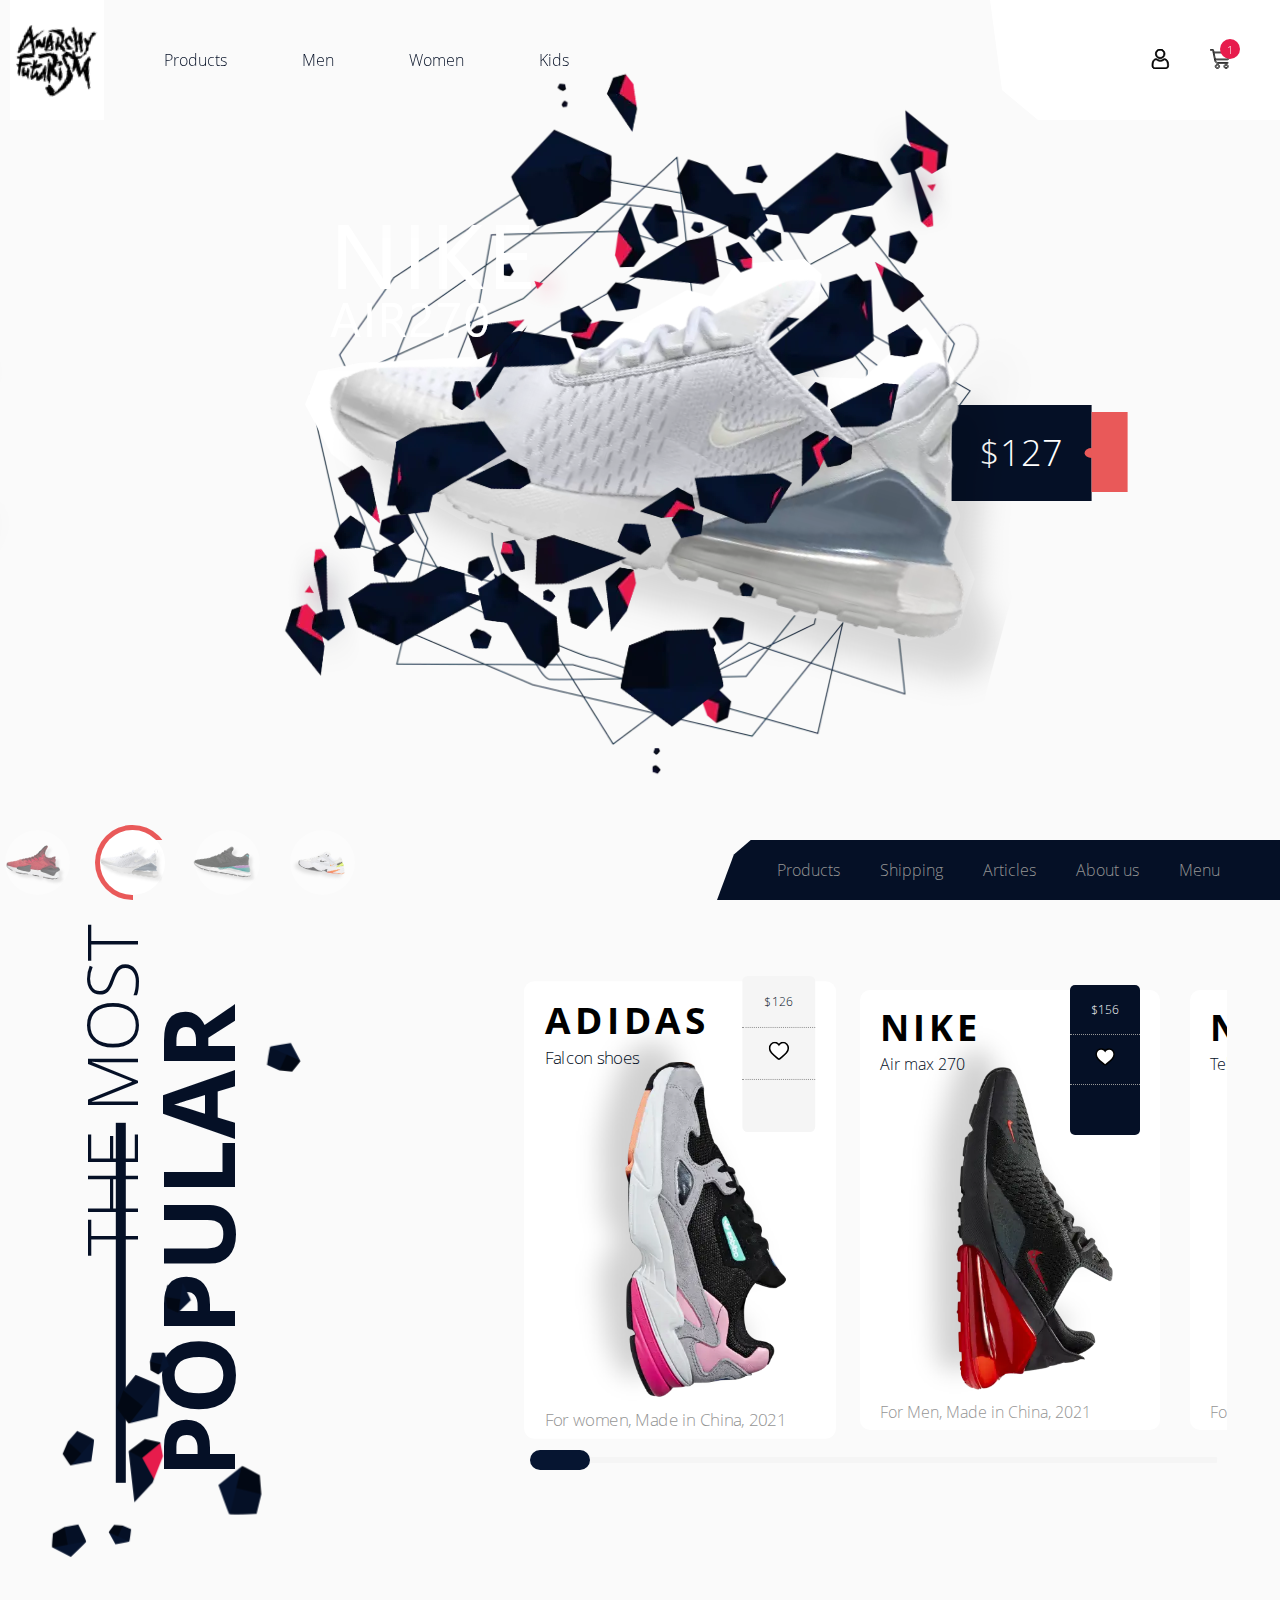
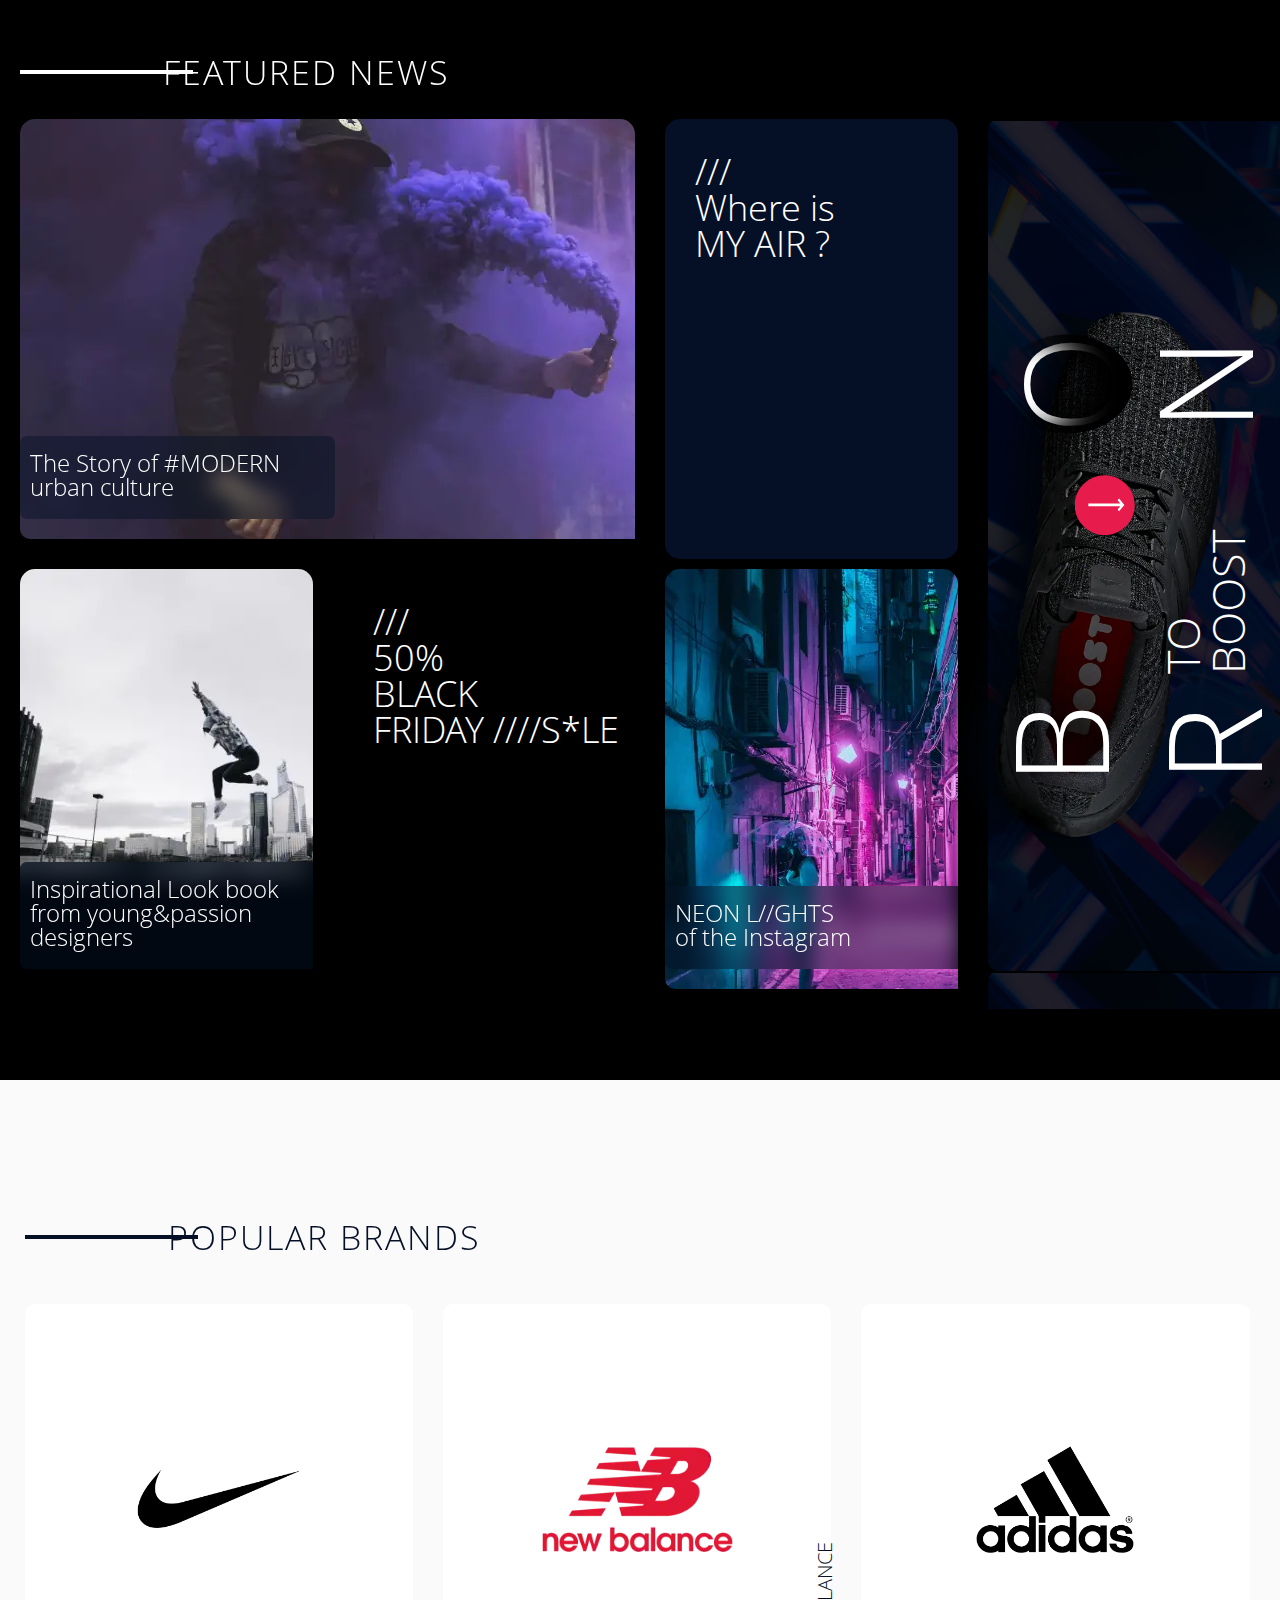
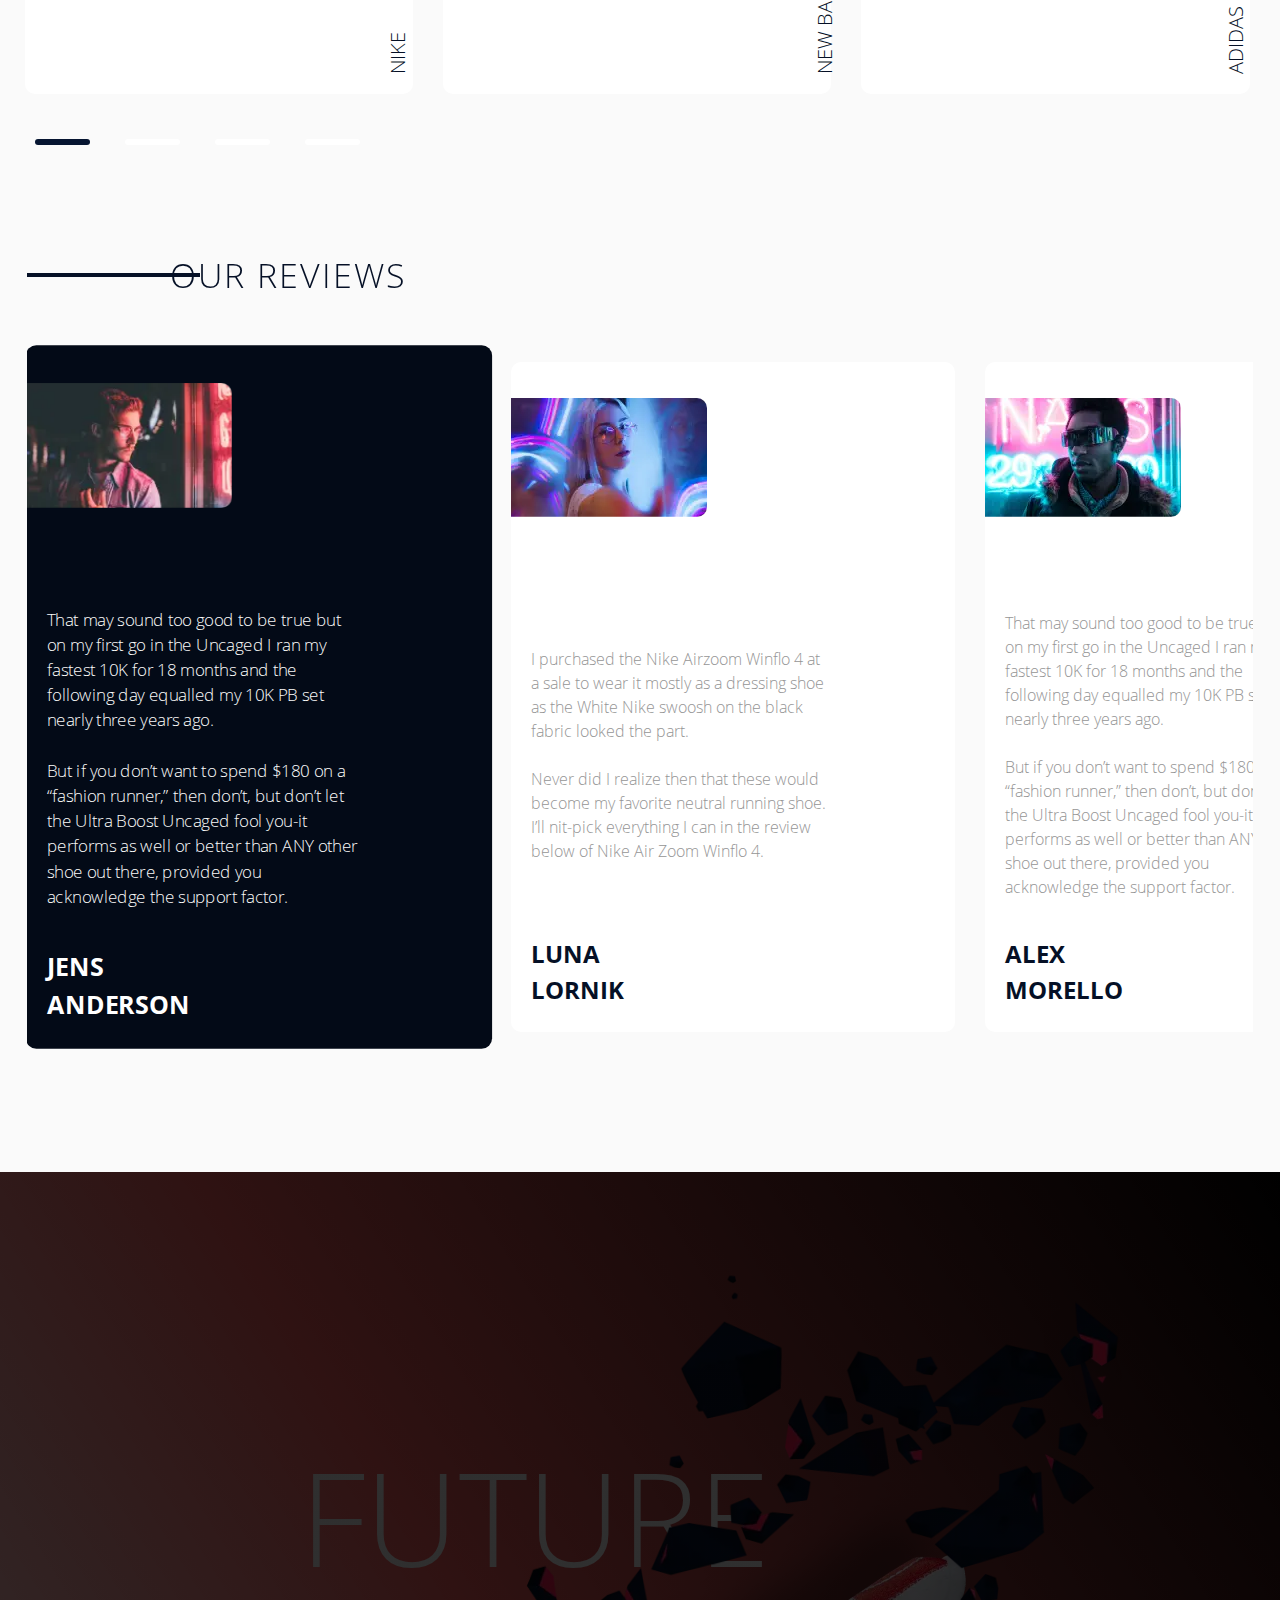
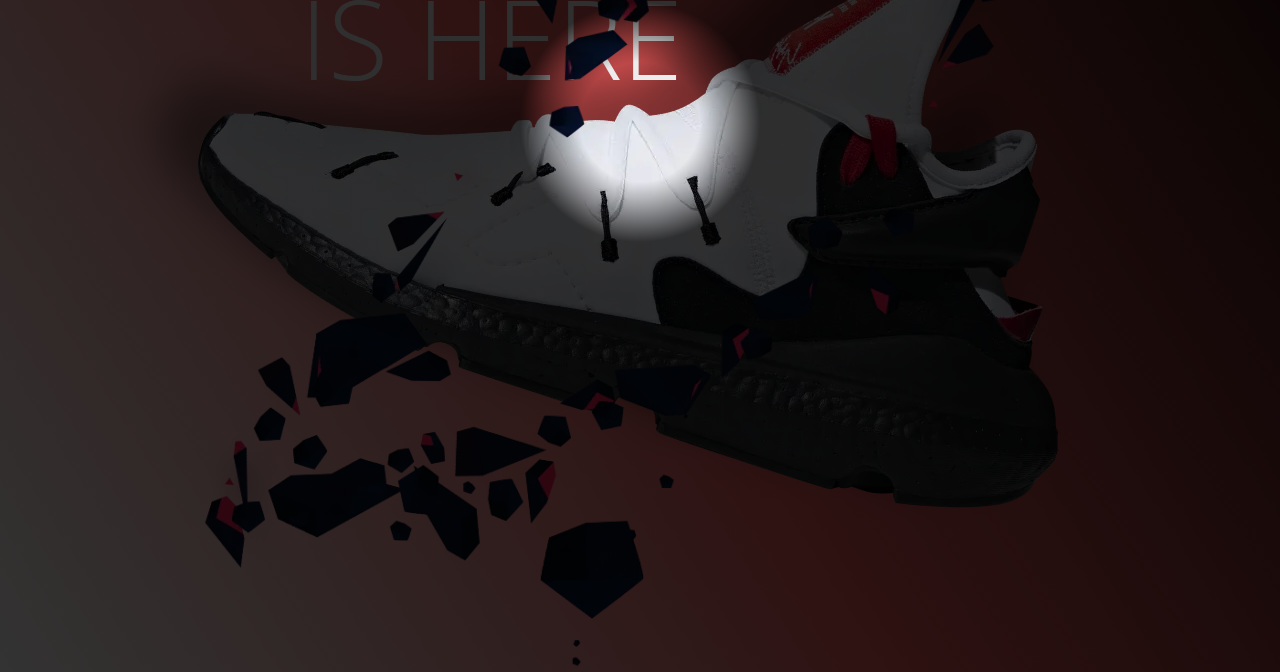
<file: index.html>
<!DOCTYPE html><html lang="ru_RU"><head>    <!-- Yandex.Metrika counter -->    <script type="text/javascript" >       (function(m,e,t,r,i,k,a){m[i]=m[i]||function(){(m[i].a=m[i].a||[]).push(arguments)};       m[i].l=1*new Date();k=e.createElement(t),a=e.getElementsByTagName(t)[0],k.async=1,k.src=r,a.parentNode.insertBefore(k,a)})       (window, document, "script", "https://mc.yandex.ru/metrika/tag.js", "ym");           ym(85573162, "init", {            clickmap:true,            trackLinks:true,            accurateTrackBounce:true       });    </script>    <noscript><div><picture><source srcset="https://mc.yandex.ru/watch/85573162" type="image/webp"><img src="https://mc.yandex.ru/watch/85573162" style="position:absolute; left:-9999px;" alt="" /></picture></div></noscript>    <!-- /Yandex.Metrika counter -->   <meta charset="UTF-8">   <meta http-equiv="X-UA-Compatible" content="IE=edge">   <meta name="viewport" content="width=device-width, initial-scale=1.0, maximum-scale=1.0, user-scalable=0">   <link rel="stylesheet" href="css/style.min.css">   <meta name="robots" content="all"/>  	<title>SYaroslava верстка интернет магазина</title>   <meta name="description" content="Ярослава Сеславина. Верстка сайта с формой, слайдерами, touch-слайдерами" /></head><body>      <header class="header">   <div class="header__body">      <div class="header__logo">         <a href="">            <picture><source srcset="img/Logo.webp" type="image/webp"><img class="_b" src="img/Logo.png" alt=""></picture>            <picture><source srcset="img/logo-w.webp" type="image/webp"><img class="_w" src="img/logo-w.png" alt=""></picture>         </a>      </div>      <nav class="header__menu">         <ul class="menu">            <li class="menu__item"><a href="##">Products</a></li>            <li class="menu__item"><a href="##">Men</a></li>            <li class="menu__item"><a href="##">Women</a></li>            <li class="menu__item"><a href="##">Kids</a></li>         </ul>      </nav>      <div class="header__cart">         <div class="cart-icons">            <a class="cart-icons__item" href="##">               <svg>                 <use xlink:href="img/icons/sprite.svg#user"></use>               </svg>            </a>            <a  id="cart" class="cart-icons__item _not-empty" href="cart">                <svg>                  <use xlink:href="img/icons/sprite.svg#cart"></use>                </svg>                <span>1</span>             </a>         </div>      </div>   </div></header>      <main>         <section class="slider">            <div class="slider__background">               <div class="background">                  <div class="bg-center" ><picture><source srcset="img/slider/bg1.webp" type="image/webp"><img src="img/slider/bg1.png" alt=""></picture></div>                  <div class="bg" ><picture><source srcset="img/slider/bg.webp" type="image/webp"><img src="img/slider/bg.png" alt=""></picture></div>                  <div class="bg-top">                     <picture><source srcset="img/slider/top-big.webp" type="image/webp"><img  src="img/slider/top-big.png" alt=""></picture>                  </div>                  <div class="bg-bottom" >                     <picture><source srcset="img/slider/bottom-big.webp" type="image/webp"><img  src="img/slider/bottom-big.png" alt=""></picture>                  </div>                  <div class="bg-caption"><picture><source srcset="img/slider/front.webp" type="image/webp"><img   src="img/slider/front.png" alt=""></picture></div>               </div>            </div>            <div class="slider__wrapper">               <div class="slider__body">                  <div class="slider__block">                     <div class="head-item">                        <div  data-pag="0"  class="head-item__image"><picture><source srcset="img/items/2.webp" type="image/webp"><img src="img/items/2.png" alt=""></picture></div>                        <div class="head-item__price"><span>$145</span></div>                     </div>                  </div>                  <div class="slider__block">                     <div class="head-item _active">                        <div class="head-item__price"><span>$127</span></div>                        <div  data-pag="1" class="head-item__image "><picture><source srcset="img/items/1.webp" type="image/webp"><img src="img/items/1.png" alt="" ></picture></div>                     </div>                  </div>                  <div class="slider__block">                     <div class="head-item">                        <div data-pag="2" class="head-item__image"><picture><source srcset="img/items/3.webp" type="image/webp"><img src="img/items/3.png" alt=""></picture></div>                        <div class="head-item__price"><span>$158</span></div>                     </div>                  </div>                   <div class="slider__block">                     <div class="head-item">                        <div data-pag="3" class="head-item__image"><picture><source srcset="img/items/7.webp" type="image/webp"><img src="img/items/7.png" alt=""></picture></div>                        <div class="head-item__price"><span>$127</span></div>                     </div>                  </div>               </div>               <div class="slider__pagination">                  <div data-pag="0" class="pagination">                     <div class="pagination__preview"></div>                  </div>                  <div data-pag="1"  class="pagination _active">                     <div class="pagination__preview"></div>                  </div>                  <div  data-pag="2"  class="pagination">                     <div class="pagination__preview"></div>                  </div>                  <div  data-pag="3"  class="pagination">                     <div class="pagination__preview"></div>                  </div>               </div>            </div>         </section>         <section class="popular">            <div class="main-menu">               <nav class="main-menu__body">                  <ul class="main-menu__items">                     <li class="main-menu__item">                        <a href="##">Products</a>                     </li>                     <li class="main-menu__item">                        <a href="##">Shipping</a>                     </li>                     <li class="main-menu__item">                        <a href="##">Articles</a>                     </li>                     <li class="main-menu__item">                        <a href="##">About us</a>                     </li>                     <li class="main-menu__item">                        <a href="##">Menu</a>                     </li>                  </ul>               </nav>            </div>            <div class="popular__body">               <div class="big-title">                  <div class="big-title__wrapper">                     <div class="title-first-line">the most</div>                     <div class="title-last-line">popular</div>                  </div>               </div>               <div class="popular__wrapper">                  <div class="popular__slider">                     <div class="popular__items">                     <div class="popular-item _active">                        <div class="popular-item__image">                           <a href="item"><picture><source srcset="img/items/5.webp" type="image/webp"><img src="img/items/5.png" alt=""></picture></a>                        </div>                        <div class="popular-item__caption">                           <span class="popular-item__brand">adidas</span>                           <span class="popular-item__name">Falcon shoes</span>                        </div>                        <div class="popular-item__tags">                           <span class="popular-item__tag">For women, </span>                           <span class="popular-item__tag">Made in China, </span>                           <span class="popular-item__tag">2021</span>                        </div>                        <div class="popular-item__aside">                           <div class="popular-item__price">$126</div>                           <div class="popular-item__wishes">                              <button>                                 <svg>                                    <use xlink:href="img/icons/sprite.svg#heart"></use>                                  </svg>                              </button>                           </div>                        </div>                     </div>                     <div class="popular-item">                        <div class="popular-item__image">                           <a href="item"><picture><source srcset="img/items/6.webp" type="image/webp"><img src="img/items/6.png" alt=""></picture></a>                        </div>                        <div class="popular-item__caption">                           <span class="popular-item__brand">nike</span>                           <span class="popular-item__name">Air max 270</span>                        </div>                        <div class="popular-item__tags">                           <span class="popular-item__tag">For Men, </span>                           <span class="popular-item__tag">Made in China, </span>                           <span class="popular-item__tag">2021</span>                        </div>                        <div class="popular-item__aside">                           <div class="popular-item__price">$156</div>                           <div class="popular-item__wishes">                              <button>                                 <svg>                                    <use xlink:href="img/icons/sprite.svg#heart"></use>                                  </svg>                                 </button>                           </div>                        </div>                     </div>                     <div class="popular-item">                        <div class="popular-item__image">                           <a href="item"><picture><source srcset="img/items/7.webp" type="image/webp"><img src="img/items/7.png" alt=""></picture></a>                        </div>                        <div class="popular-item__caption">                           <span class="popular-item__brand">nike</span>                           <span class="popular-item__name">Tekno</span>                        </div>                        <div class="popular-item__tags">                           <span class="popular-item__tag">For Women, </span>                           <span class="popular-item__tag">Made in China, </span>                           <span class="popular-item__tag">2021</span>                        </div>                        <div class="popular-item__aside">                           <div class="popular-item__price">$156</div>                           <div class="popular-item__wishes">                              <button>                                 <svg>                                    <use xlink:href="img/icons/sprite.svg#heart"></use>                                  </svg>                              </button>                           </div>                        </div>                     </div>                     <div class="popular-item">                        <div class="popular-item__image">                           <a href="item"><picture><source srcset="img/items/1.webp" type="image/webp"><img src="img/items/1.png" alt=""></picture></a>                        </div>                        <div class="popular-item__caption">                           <span class="popular-item__brand">nike</span>                           <span class="popular-item__name">Tekno</span>                        </div>                        <div class="popular-item__tags">                           <span class="popular-item__tag">For Women, </span>                           <span class="popular-item__tag">Made in China, </span>                           <span class="popular-item__tag">2021</span>                        </div>                        <div class="popular-item__aside">                           <div class="popular-item__price">$156</div>                           <div class="popular-item__wishes">                              <a href="##">                                 <svg>                                    <use xlink:href="img/icons/sprite.svg#heart"></use>                                  </svg>                              </a>                           </div>                        </div>                     </div>                     <div class="popular-item">                        <div class="popular-item__image">                           <a href="item"><picture><source srcset="img/items/2.webp" type="image/webp"><img src="img/items/2.png" alt=""></picture></a>                        </div>                        <div class="popular-item__caption">                           <span class="popular-item__brand">nike</span>                           <span class="popular-item__name">Tekno</span>                        </div>                        <div class="popular-item__tags">                           <span class="popular-item__tag">For Women, </span>                           <span class="popular-item__tag">Made in China, </span>                           <span class="popular-item__tag">2021</span>                        </div>                        <div class="popular-item__aside">                           <div class="popular-item__price">$156</div>                           <div class="popular-item__wishes">                              <button>                                 <svg>                                    <use xlink:href="img/icons/sprite.svg#heart"></use>                                  </svg>                              </button>                           </div>                        </div>                     </div>                     <div class="popular-item">                        <div class="popular-item__image">                           <a href="item"><picture><source srcset="img/items/3.webp" type="image/webp"><img src="img/items/3.png" alt=""></picture></a>                        </div>                        <div class="popular-item__caption">                           <span class="popular-item__brand">nike</span>                           <span class="popular-item__name">Tekno</span>                        </div>                        <div class="popular-item__tags">                           <span class="popular-item__tag">For Women, </span>                           <span class="popular-item__tag">Made in China, </span>                           <span class="popular-item__tag">2021</span>                        </div>                        <div class="popular-item__aside">                           <div class="popular-item__price">$156</div>                           <div class="popular-item__wishes">                              <button>                                 <svg>                                    <use xlink:href="img/icons/sprite.svg#heart"></use>                                  </svg>                              </button>                           </div>                        </div>                     </div>                  </div>                  </div>                  <input value="0" min="0" max="100" class="popular__scrollbar" type="range">               </div>            </div>         </section>         <section class="news">            <div class="title _w">featured news</div>            <div class="news__body">               <div class="news__item_1">                  <div class="news-item">                     <div class="news-item__title _blur">The Story of #MODERN <br>urban culture</div>                     <div class="news-item__image"><picture><source srcset="img/news/1.webp" type="image/webp"><img src="img/news/1.png" alt=""></picture></div>                  </div>               </div>               <div class="news__item_2">                  <div class="news-item _color-deep-blue _only-title">                     <div class="news-item__title">/// <br>Where is <br>MY AIR ?</div>                  </div>               </div>               <div class="news__item_3">                  <div class="banner">                     <div class="banner__image">                        <picture><source srcset="img/news/4a.webp" type="image/webp"><img class="main" src="img/news/4a.png" alt=""></picture>                        <picture><source srcset="img/news/4a-rotated.webp" type="image/webp"><img class="rotated" src="img/news/4a-rotated.png" alt=""></picture>                     </div>                     <div class="banner__heading">                        <div class="banner__title">to <br>boost</div>                        <div class="banner__letters">                           <span>b</span>                           <span>o</span>                           <span>r</span>                           <span>n</span>                        </div>                     </div>                     <div class="banner__button"><a href="##">                        <svg class="arrow-big">                          <use xlink:href="img/icons/sprite.svg#arrow"></use>                        </svg>                        <svg class="arrow-small">                          <use xlink:href="img/icons/sprite.svg#arrow-small"></use>                        </svg>                     </a></div>                  </div>               </div>               <div class="news__item_4">                  <div class="news-item">                     <div class="news-item__title _blur">Inspirational Look book from young&passion designers</div>                     <div class="news-item__image"><picture><source srcset="img/news/2.webp" type="image/webp"><img src="img/news/2.png" alt=""></picture></div>                  </div>               </div>               <div class="news__item_5">                  <div class="news-item _color-black _only-title">                     <div class="news-item__title">/// <br> 50%<br> BLACK<br> FRIDAY ////S*LE</div>                  </div>               </div>               <div class="news__item_6">                  <div class="news-item">                     <div class="news-item__title _blur">NEON L//GHTS<br>of the Instagram</div>                     <div class="news-item__image"><picture><source srcset="img/news/3.webp" type="image/webp"><img src="img/news/3.png" alt=""></picture></div>                  </div>               </div>            </div>         </section>         <section class="brands">            <div class="brands__body">               <div class="title _b">popular brands</div>               <div class="simple-pag-slider">                  <div class="simple-pag-slider__items">                     <div class="simple-pag-slider__item brand-card">                        <div class="brand-card__image">                           <picture><source srcset="img/brands/nike.webp" type="image/webp"><img src="img/brands/nike.png" alt=""></picture>                        </div>                        <div class="brand-card__name">Nike</div>                     </div>                     <div class="simple-pag-slider__item brand-card">                        <div class="brand-card__image">                           <picture><source srcset="img/brands/new-balance.webp" type="image/webp"><img src="img/brands/new-balance.png" alt=""></picture>                        </div>                        <div class="brand-card__name">new balance</div>                     </div>                     <div class="simple-pag-slider__item brand-card">                        <div class="brand-card__image">                           <picture><source srcset="img/brands/adidas.webp" type="image/webp"><img src="img/brands/adidas.png" alt=""></picture>                        </div>                        <div class="brand-card__name">adidas</div>                     </div>                     <div class="simple-pag-slider__item brand-card">                        <div class="brand-card__image">                           <picture><source srcset="img/brands/le-coq-sportif.webp" type="image/webp"><img src="img/brands/le-coq-sportif.png" alt=""></picture>                        </div>                        <div class="brand-card__name">le coq sportif</div>                     </div>                     <div class="simple-pag-slider__item brand-card">                        <div class="brand-card__image">                           <picture><source srcset="img/brands/new-balance.webp" type="image/webp"><img src="img/brands/new-balance.png" alt=""></picture>                        </div>                        <div class="brand-card__name">new balance</div>                     </div>                     <div class="simple-pag-slider__item brand-card">                        <div class="brand-card__image">                           <picture><source srcset="img/brands/adidas.webp" type="image/webp"><img src="img/brands/adidas.png" alt=""></picture>                        </div>                        <div class="brand-card__name">adidas</div>                     </div>                     <div class="simple-pag-slider__item brand-card">                        <div class="brand-card__image">                           <picture><source srcset="img/brands/le-coq-sportif.webp" type="image/webp"><img src="img/brands/le-coq-sportif.png" alt=""></picture>                        </div>                        <div class="brand-card__name">le coq sportif</div>                     </div>                     <div class="simple-pag-slider__item brand-card">                        <div class="brand-card__image">                           <picture><source srcset="img/brands/nike.webp" type="image/webp"><img src="img/brands/nike.png" alt=""></picture>                        </div>                        <div class="brand-card__name">Nike</div>                     </div>                     <div class="simple-pag-slider__item brand-card">                        <div class="brand-card__image">                           <picture><source srcset="img/brands/le-coq-sportif.webp" type="image/webp"><img src="img/brands/le-coq-sportif.png" alt=""></picture>                        </div>                        <div class="brand-card__name">le coq sportif</div>                     </div>                     <div class="simple-pag-slider__item brand-card">                        <div class="brand-card__image">                           <picture><source srcset="img/brands/new-balance.webp" type="image/webp"><img src="img/brands/new-balance.png" alt=""></picture>                        </div>                        <div class="brand-card__name">new balance</div>                     </div>                  </div>                  <div class="simple-pag-slider__pagination">                  </div>               </div>            </div>         </section>         <section class="reviews">            <div class="reviews__body">               <div class="title _b">our reviews</div>               <div class="reviews__slider">                  <div class="reviews__items">                     <div class="reviews__item">                        <div class="review _active">                           <div class="review__image">                              <picture><source srcset="img/reviews/1.webp" type="image/webp"><img src="img/reviews/1.png" alt=""></picture>                           </div>                           <div class="review__text">                              <p>That may sound too good to be true but on my first go in the Uncaged I ran my fastest 10K for 18 months and the following day equalled my 10K PB set nearly three years ago.</p><br>                              <p>But if you don’t want to spend $180 on a “fashion runner,” then don’t, but don’t let the Ultra Boost Uncaged fool you-it performs as well or better than ANY other shoe out there, provided you acknowledge the support factor.                              </p>                           </div>                           <div class="review__author">                              <div class="review__author-name">jens</div>                              <div class="review__author-surname">anderson</div>                           </div>                        </div>                     </div>                     <div class="reviews__item">                        <div class="review">                           <div class="review__image">                              <picture><source srcset="img/reviews/2.webp" type="image/webp"><img src="img/reviews/2.png" alt=""></picture>                           </div>                           <div class="review__text">                              <p>I purchased the Nike Airzoom Winflo 4 at a sale to wear it mostly as a dressing shoe as the White Nike swoosh on the black fabric looked the part.</p><br>                              <p>Never did I realize then that these would become my favorite neutral running shoe. I’ll nit-pick everything I can in the review below of Nike Air Zoom Winflo 4.</p>                           </div>                           <div class="review__author">                              <div class="review__author-name">luna</div>                              <div class="review__author-surname">lornik</div>                           </div>                     </div>                     </div>                     <div class="reviews__item">                        <div class="review">                           <div class="review__image">                              <picture><source srcset="img/reviews/3.webp" type="image/webp"><img src="img/reviews/3.png" alt=""></picture>                           </div>                           <div class="review__text">                              <p>That may sound too good to be true but on my first go in the Uncaged I ran my fastest 10K for 18 months and the following day equalled my 10K PB set nearly three years ago.</p><br>                              <p>But if you don’t want to spend $180 on a “fashion runner,” then don’t, but don’t let the Ultra Boost Uncaged fool you-it performs as well or better than ANY other shoe out there, provided you acknowledge the support factor.</p>                           </div>                           <div class="review__author">                              <div class="review__author-name">alex</div>                              <div class="review__author-surname">morello</div>                           </div>                        </div>                     </div>                     <div class="reviews__item">                        <div class="review">                           <div class="review__image">                              <picture><source srcset="img/reviews/1.webp" type="image/webp"><img src="img/reviews/1.png" alt=""></picture>                           </div>                           <div class="review__text">                              <p>That may sound too good to be true but on my first go in the Uncaged I ran my fastest 10K for 18 months and the following day equalled my 10K PB set nearly three years ago.</p><br>                              <p>But if you don’t want to spend $180 on a “fashion runner,” then don’t, but don’t let the Ultra Boost Uncaged fool you-it performs as well or better than ANY other shoe out there, provided you acknowledge the support factor.</p>                           </div>                           <div class="review__author">                              <div class="review__author-name">jens</div>                              <div class="review__author-surname">anderson</div>                           </div>                        </div>                     </div>                     <div class="reviews__item">                        <div class="review">                           <div class="review__image">                              <picture><source srcset="img/reviews/2.webp" type="image/webp"><img src="img/reviews/2.png" alt=""></picture>                           </div>                           <div class="review__text">                              <p>I purchased the Nike Airzoom Winflo 4 at a sale to wear it mostly as a dressing shoe as the White Nike swoosh on the black fabric looked the part.</p><br>                              <p>Never did I realize then that these would become my favorite neutral running shoe. I’ll nit-pick everything I can in the review below of Nike Air Zoom Winflo 4.</p>                           </div>                           <div class="review__author">                              <div class="review__author-name">luna</div>                              <div class="review__author-surname">lornik</div>                           </div>                     </div>                     </div>                     <div class="reviews__item">                        <div class="review">                           <div class="review__image">                              <picture><source srcset="img/reviews/3.webp" type="image/webp"><img src="img/reviews/3.png" alt=""></picture>                           </div>                           <div class="review__text">                              <p>That may sound too good to be true but on my first go in the Uncaged I ran my fastest 10K for 18 months and the following day equalled my 10K PB set nearly three years ago.</p><br>                              <p>But if you don’t want to spend $180 on a “fashion runner,” then don’t, but don’t let the Ultra Boost Uncaged fool you-it performs as well or better than ANY other shoe out there, provided you acknowledge the support factor.</p>                           </div>                           <div class="review__author">                              <div class="review__author-name">alex</div>                              <div class="review__author-surname">morello</div>                           </div>                        </div>                     </div>                     <div class="reviews__item">                        <div class="review">                           <div class="review__image">                              <picture><source srcset="img/reviews/1.webp" type="image/webp"><img src="img/reviews/1.png" alt=""></picture>                           </div>                           <div class="review__text">                              <p>That may sound too good to be true but on my first go in the Uncaged I ran my fastest 10K for 18 months and the following day equalled my 10K PB set nearly three years ago.</p><br>                              <p>But if you don’t want to spend $180 on a “fashion runner,” then don’t, but don’t let the Ultra Boost Uncaged fool you-it performs as well or better than ANY other shoe out there, provided you acknowledge the support factor.</p>                           </div>                           <div class="review__author">                              <div class="review__author-name">jens</div>                              <div class="review__author-surname">anderson</div>                           </div>                        </div>                     </div>                  </div>               </div>            </div>         </section>      </main>      <footer>         <section class="footer-image">            <div class="footer-image__body">               <div class="footer-image__slogan">                  <h4>future</h4>                  <h5>is here</h5>               </div>               <div class="footer-image__top">                  <picture><source srcset="img/footer/top.webp" type="image/webp"><img src="img/footer/top.png" alt=""></picture>               </div>               <div class="footer-image__main">                  <picture><source srcset="img/footer/footer-image.webp" type="image/webp"><img src="img/footer/footer-image.png" alt=""></picture>               </div>               <div class="footer-image__bottom">                  <picture><source srcset="img/footer/bottom.webp" type="image/webp"><img src="img/footer/bottom.png" alt=""></picture>               </div>            </div>            <div class="footer-image-cursor"></div>         </section>      </footer>      <script src="js/mainbundle.js"></script></body></html>
</file>
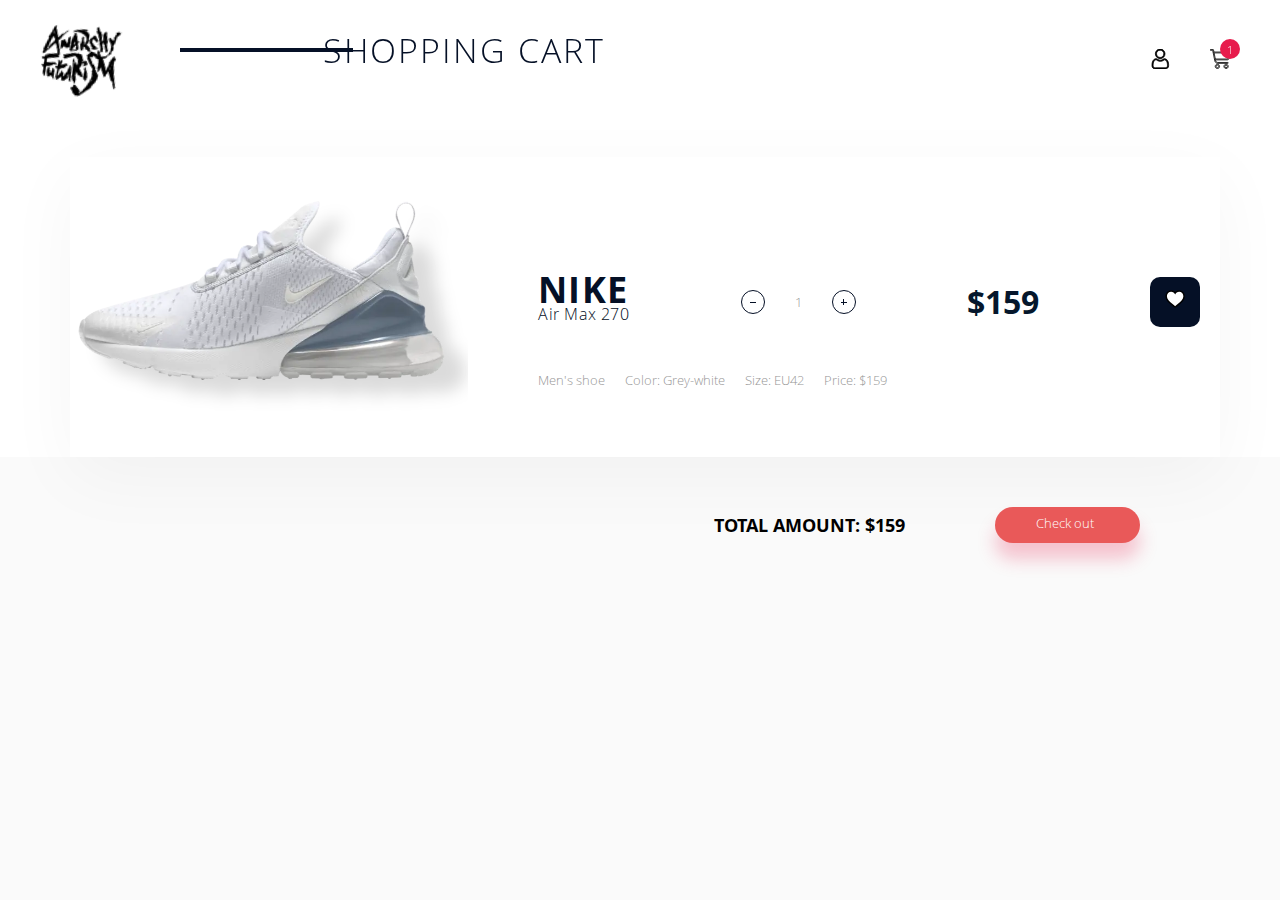
<file: cart.html>
<!DOCTYPE html><html lang="ru_RU"><head>   <meta charset="UTF-8">   <meta http-equiv="X-UA-Compatible" content="IE=edge">   <meta name="viewport" content="width=device-width, initial-scale=1.0, maximum-scale=1.0, user-scalable=0">   <link rel="stylesheet" href="css/style.min.css">   <title>Shopping Cart</title></head><body>   <header class="header item-header">      <div class="header__body">         <div class="header__logo">            <a href="index">               <picture><source srcset="img/Logo.webp" type="image/webp"><img class="_b" src="img/Logo.png" alt=""></picture>               <picture><source srcset="img/logo-w.webp" type="image/webp"><img class="_w" src="img/logo-w.png" alt=""></picture>            </a>         </div>         <div class="header__cart">            <div class="cart-icons">               <a class="cart-icons__item" href="##">                  <svg>                    <use xlink:href="img/icons/sprite.svg#user"></use>                  </svg>               </a>               <a  id="cart" class="cart-icons__item _not-empty" href="cart">                  <svg>                    <use xlink:href="img/icons/sprite.svg#cart"></use>                  </svg>                  <span>1</span>               </a>            </div>         </div>      </div>   </header>   <main>       <section class="cart">        <h1 class="title _b">shopping cart</h1>        <div class="cart__body">            <div class="cart__items">                <div data-productname="item-one" class="cart-product">                    <div class="cart-product__image">                        <picture><source srcset="img/cart/1.webp" type="image/webp"><img src="img/cart/1.png" alt=""></picture>                    </div>                    <div class="cart-product__info">                                            <div class="cart-product__caption info-block__caption">                        <div class="info-block__brand">nike</div>                        <div class="info-block__name">Air Max 270</div>                    </div>                    <div class="cart-product__products-number">                        <button class="cart-product__btn minus"></button>                        <div class="cart-product__count"><span>1</span></div>                        <button class="cart-product__btn plus"></button>                    </div>                    <div class="cart-product__total-price">$<span>159</span></div>                    <button class="cart-product__wish-btn">                        <svg>                          <use xlink:href="img/icons/sprite.svg#heart"></use>                        </svg>                    </button>                    <div class="cart-product__features">                        <div class="product-features">                            <div class="product-features__cathegory product-features__item">Men's shoe</div>                            <div class="product-features__item product-features__color">Color: Grey-white</div>                            <div class="product-features__item product-features__size">Size: EU42</div>                            <div class="product-features__item product-features__price">Price: $159</div>                        </div>                    </div>                    </div>                </div>            </div>        </div>       </section>       <section class="checkout">           <div class="checkout__body">            <div class="checkout__price">total amount: $<span>159</span></div>            <a href="checkout" class="checkout__btn button">Check out</a>           </div>       </section>   </main>   <script src="js/cartbundle.js"></script></body></html>
</file>
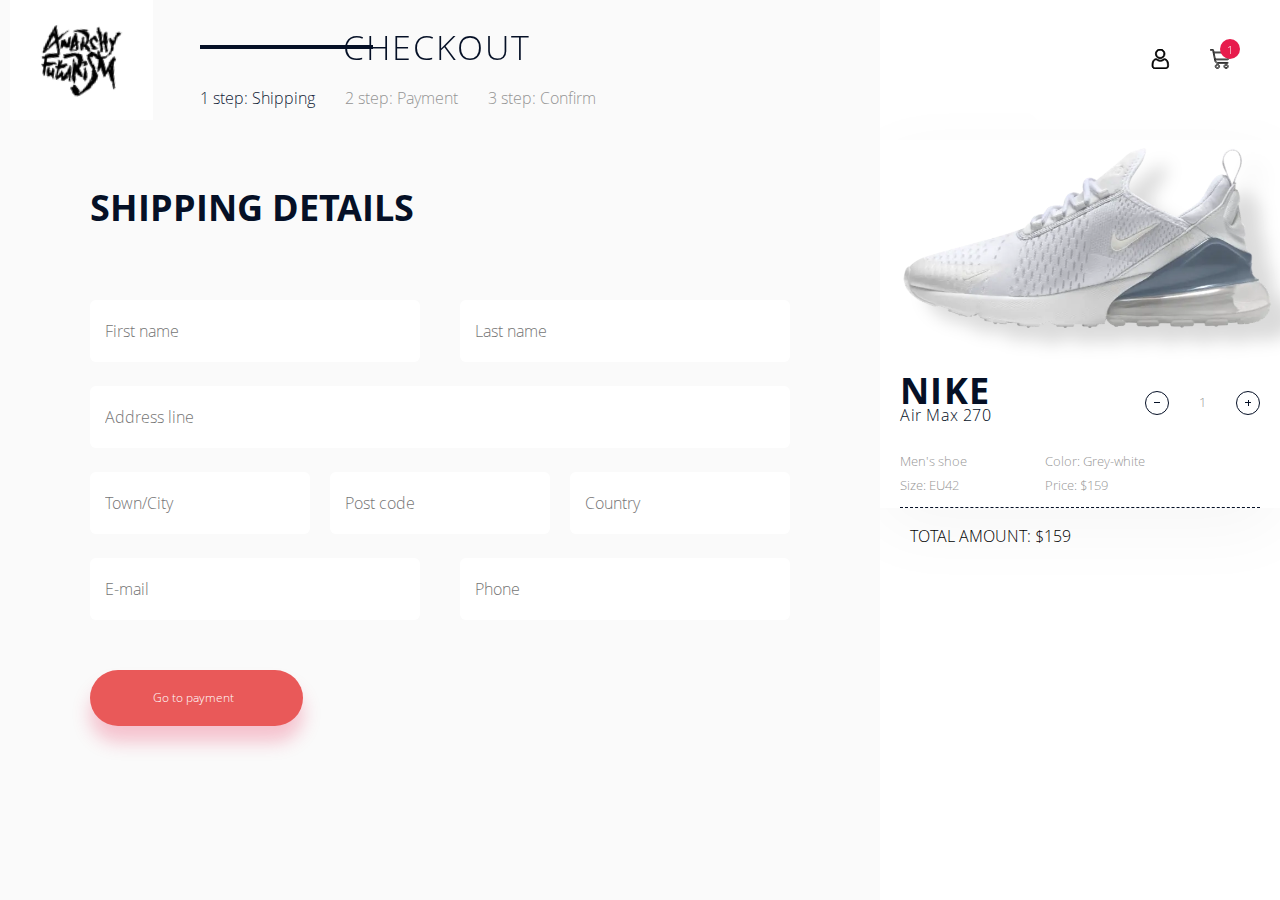
<file: checkout.html>
<!DOCTYPE html><html lang="ru_RU"><head>   <meta charset="UTF-8">   <meta http-equiv="X-UA-Compatible" content="IE=edge">   <meta name="viewport" content="width=device-width, initial-scale=1.0, maximum-scale=1.0, user-scalable=0">   <link rel="stylesheet" href="css/style.min.css">   <title>Checkout</title></head><body>   <header class="header item-header">      <div class="header__body">         <div class="header__logo">            <a href="index">               <picture><source srcset="img/Logo.webp" type="image/webp"><img class="_b" src="img/Logo.png" alt=""></picture>               <picture><source srcset="img/logo-w.webp" type="image/webp"><img class="_w" src="img/logo-w.png" alt=""></picture>            </a>         </div>         <div class="header__cart">            <div class="cart-icons">               <a class="cart-icons__item" href="##">                  <svg>                    <use xlink:href="img/icons/sprite.svg#user"></use>                  </svg>               </a>               <a  id="cart" class="cart-icons__item _not-empty" href="cart">                  <svg>                    <use xlink:href="img/icons/sprite.svg#cart"></use>                  </svg>                  <span>1</span>               </a>            </div>         </div>      </div>   </header>   <main class="checkout-main">       <div class="title _b">checkout</div>       <div class="checkout-steps">           <ul class="steps">               <li class="step _active">1 step: Shipping</li>               <li class="step">2 step: Payment</li>               <li class="step">3 step: Confirm</li>           </ul>       </div>       <section class="shipping-form">           <form name="shipping" method="POST" action="" class="shipping-form__body">            <fieldset>                <legend>shipping details</legend>                <input required placeholder="First name" autocomplete="off" class="input-name" name="" type="text">                <input required placeholder="Last name" autocomplete="off" class="input-sername" name="" type="text">                <input required placeholder="Address line" autocomplete="off" class="input-adsress" name="" type="text">                <input required placeholder="Town/City" autocomplete="off" class="input-city" name="" type="text">                <input required placeholder="Post code" autocomplete="off" class="input-postcode" name="" type="text">                <input required placeholder="Country" autocomplete="off" class="input-country" name="" type="text">                <input required placeholder="E-mail" autocomplete="off" class="input-email" name="" type="email">                <input required placeholder="Phone" autocomplete="off" class="input-phone" name="" type="text">                <button class="shipping-form__btn button" type="submit" formmethod="POST">Go to payment</button>            </fieldset>           </form>       </section>       <aside class="checkout-cart">           <div class="checkout-cart__items">                <div data-productname="item-one" class="cart-product">                    <div class="cart-product__image">                        <picture><source srcset="img/cart/1.webp" type="image/webp"><img src="img/cart/1.png" alt=""></picture>                    </div>                    <div class="cart-product__info">                                            <div class="cart-product__caption info-block__caption">                        <div class="info-block__brand">nike</div>                        <div class="info-block__name">Air Max 270</div>                    </div>                    <div class="cart-product__products-number">                        <button class="cart-product__btn minus"></button>                        <div class="cart-product__count"><span>1</span></div>                        <button class="cart-product__btn plus"></button>                    </div>                    <div class="cart-product__features">                        <div class="product-features">                            <div class="product-features__cathegory product-features__item">Men's shoe</div>                            <div class="product-features__item product-features__color">Color: Grey-white</div>                            <div class="product-features__item product-features__size">Size: EU42</div>                            <div class="product-features__item product-features__price">Price: $<span>159</span></div>                        </div>                    </div>                    </div>                </div>           </div>           <div class="checkout__price">total amount: $<span>159</span></div>       </aside>   </main>   <script src="js/checkoutbundle.js"></script></body></html>
</file>
<file: css/style.min.css>
@charset "UTF-8";*{padding:0;margin:0;border:0}*,:after,:before{-moz-box-sizing:border-box;-webkit-box-sizing:border-box;box-sizing:border-box}:active,:focus{outline:0}a:active,a:focus{outline:0}aside,footer,header,nav{display:block}body,html{height:100%;width:100%;font-size:100%;line-height:1;font-size:14px;-ms-text-size-adjust:100%;-moz-text-size-adjust:100%;-webkit-text-size-adjust:100%}button,input,textarea{font-family:inherit}input[type=email],input[type=tel],input[type=text],textarea{-moz-appearance:none;-webkit-appearance:none;appearance:none}input::-ms-clear{display:none}button{cursor:pointer}button::-moz-focus-inner{padding:0;border:0}a,a:visited{text-decoration:none}a:hover{text-decoration:none}ul li{list-style:none}img{vertical-align:top}h1,h2,h3,h4,h5,h6{font-size:inherit;font-weight:inherit}@font-face{font-family:OpenSans;src:url(../fonts/OpenSans/bold/open-sans-bold.eot);src:local("☺"),url(../fonts/OpenSans/bold/open-sans-bold.woff) format("woff"),url(../fonts/OpenSans/bold/open-sans-bold.ttf) format("truetype"),url(../fonts/OpenSans/bold/open-sans-bold.svg) format("svg"),url(../fonts/OpenSans/bold/open-sans-bold.woff2) format("woff2");font-weight:700;font-style:normal;font-display:swap}@font-face{font-family:OpenSans;src:url(../fonts/OpenSans/light/open-sans-light.eot);src:local("☺"),url(../fonts/OpenSans/light/open-sans-light.woff) format("woff"),url(../fonts/OpenSans/light/open-sans-light.ttf) format("truetype"),url(../fonts/OpenSans/light/open-sans-light.svg) format("svg"),url(../fonts/OpenSans/light/open-sans-light.woff2) format("woff2");font-weight:300;font-style:normal;font-display:swap}:root{font-family:OpenSans,'Lucida Sans','Lucida Sans Regular','Lucida Grande','Lucida Sans Unicode',Geneva,Verdana,sans-serif;--fill-icon-circle:#E71C4C;--fill-icon-arrow:white;--color-logo-bg:white;--color-pag:rgba(255, 255, 255, 0.387);--color-price-border:#959595;--color-bg-1:#EEECEC;--color-bg-2:white;--color-bg-3:#FAFAFA;--color-bg-4:#051026;--color-bg-4-transparent:#05102678;--color-bg-5:black;--color-bg-6:#030a17;--color-menu:#051026;--color-menu-main:#959595;--color-scrollbar:rgb(245, 245, 245);--color-scrollbar-before:rgb(6, 21, 49);--color-header:#051026;--color-title:#051026;--color-text-black-1:#051026;--color-text-black-2:#959595;--color-text:white;--color-after:#051026;--color-price:#e95959}.ibg{-webkit-filter:brightness(.4);filter:brightness(.4);background-position:center;background-repeat:no-repeat;-webkit-background-size:cover;-moz-background-size:cover;-o-background-size:cover;background-size:cover}.ibg img{width:0;height:0;position:absolute;top:0;left:0;opacity:0;visibility:hidden}.title{position:relative;z-index:20;font-size:34px;letter-spacing:2px;text-transform:uppercase;display:-webkit-inline-box;display:-webkit-inline-flex;display:-moz-inline-box;display:-ms-inline-flexbox;display:inline-flex;-webkit-box-align:center;-webkit-align-items:center;-moz-box-align:center;-ms-flex-align:center;align-items:center;-webkit-box-pack:start;-webkit-justify-content:flex-start;-moz-box-pack:start;-ms-flex-pack:start;justify-content:flex-start}.title._w{color:var(--color-text)}.title._w:before{background-color:var(--color-text)}.title._b{color:var(--color-text-black-1)}.title._b:before{background-color:var(--color-text-black-1)}.title:before{content:'';width:173px;height:4px;margin-right:-30px}.button{cursor:pointer;font-size:12px;font-weight:300;-webkit-border-radius:50px;-moz-border-radius:50px;border-radius:50px;white-space:nowrap;text-align:center;padding:5px 20px;color:#fff;background-color:var(--color-price);-webkit-transition:all .5s ease 0s;-o-transition:all .5s ease 0s;-moz-transition:all .5s ease 0s;transition:all .5s ease 0s}.button:focus,.button:hover{-webkit-transform:scale(1.2);-moz-transform:scale(1.2);-ms-transform:scale(1.2);-o-transform:scale(1.2);transform:scale(1.2)}.button:active{-webkit-transform:scale(1.05);-moz-transform:scale(1.05);-ms-transform:scale(1.05);-o-transform:scale(1.05);transform:scale(1.05);-webkit-box-shadow:0 0 10px rgba(231,28,75,.387);-moz-box-shadow:0 0 10px rgba(231,28,75,.387);box-shadow:0 0 10px rgba(231,28,75,.387)}.big-title{position:absolute;bottom:100px;left:0;-webkit-transform-origin:20% 30%;-moz-transform-origin:20% 30%;-ms-transform-origin:20% 30%;-o-transform-origin:20% 30%;transform-origin:20% 30%;-webkit-transform:rotate(-90deg);-moz-transform:rotate(-90deg);-ms-transform:rotate(-90deg);-o-transform:rotate(-90deg);transform:rotate(-90deg);white-space:nowrap}.big-title__wrapper{position:relative;max-height:290px;text-transform:uppercase;text-align:end;color:var(--color-title)}.big-title .title-first-line{white-space:nowrap;font-size:90px;font-weight:400}.big-title .title-last-line{font-weight:600;font-size:130px;margin:0 80px}.big-title:before{content:'';position:absolute;top:40px;left:75px;width:360px;height:10px;background-color:var(--color-title)}.big-title:after{content:'';position:absolute;top:-25px;left:0;width:515px;height:250px;background:url(../img/shapes-small.png) left/contain no-repeat}.simple-pag-slider{margin-top:50px;width:100%;overflow:hidden}.simple-pag-slider__items{--brand-card-width:25%;min-width:100%;display:-webkit-box;display:-webkit-flex;display:-moz-box;display:-ms-flexbox;display:flex}.simple-pag-slider__pagination{display:-webkit-box;display:-webkit-flex;display:-moz-box;display:-ms-flexbox;display:flex;margin-top:25px}.pagination__item{padding:20px 10px;-webkit-border-radius:10px;-moz-border-radius:10px;border-radius:10px;display:-webkit-inline-box;display:-webkit-inline-flex;display:-moz-inline-box;display:-ms-inline-flexbox;display:inline-flex;cursor:pointer}.pagination__item+.pagination__item{margin-left:15px}.pagination__item:after{content:'';-webkit-border-radius:20px;-moz-border-radius:20px;border-radius:20px;width:55px;height:6px;background-color:var(--color-bg-2)}.pagination__item._active:after{background-color:var(--color-scrollbar-before)}body{background-color:var(--color-bg-1);overflow-x:hidden}.container{max-width:1600px;margin:0 auto;width:71.375%}.header__body{position:fixed;top:0;left:0;z-index:10;width:100%;margin-left:10px;display:-webkit-box;display:-webkit-flex;display:-moz-box;display:-ms-flexbox;display:flex;height:120px;-webkit-transition:all 1.5s ease 0s;-o-transition:all 1.5s ease 0s;-moz-transition:all 1.5s ease 0s;transition:all 1.5s ease 0s}.header__body._blur{background-color:var(--color-bg-4-transparent);-webkit-backdrop-filter:blur(10px);backdrop-filter:blur(10px)}.header__body._blur .menu__item a{color:#fff}.header__logo{width:143px;height:120px;background-color:var(--color-logo-bg);display:-webkit-box;display:-webkit-flex;display:-moz-box;display:-ms-flexbox;display:flex;-webkit-box-align:center;-webkit-align-items:center;-moz-box-align:center;-ms-flex-align:center;align-items:center;-webkit-box-pack:center;-webkit-justify-content:center;-moz-box-pack:center;-ms-flex-pack:center;justify-content:center}.header__logo ._w{display:none}.header__logo img{width:90px;height:84px;-webkit-transform:rotate(8deg);-moz-transform:rotate(8deg);-ms-transform:rotate(8deg);-o-transform:rotate(8deg);transform:rotate(8deg)}.header__menu{-webkit-box-flex:0;-webkit-flex:0 1 100%;-moz-box-flex:0;-ms-flex:0 1 100%;flex:0 1 100%;max-width:100%;margin:auto 0 auto 45px;font-size:16px}.menu{display:-webkit-box;display:-webkit-flex;display:-moz-box;display:-ms-flexbox;display:flex}.menu__item+.menu__item{margin-left:45px}.menu__item a{padding:15px 15px;font-weight:300;color:var(--color-menu)}.menu__item:hover a{color:#fff;background-color:var(--color-text-black-2)}.menu__item._active a{color:#fff;background-color:var(--color-price)}.cart-icons{display:-webkit-box;display:-webkit-flex;display:-moz-box;display:-ms-flexbox;display:flex;-webkit-box-pack:end;-webkit-justify-content:flex-end;-moz-box-pack:end;-ms-flex-pack:end;justify-content:flex-end;-webkit-box-align:center;-webkit-align-items:center;-moz-box-align:center;-ms-flex-align:center;align-items:center;padding-right:40px;background-color:var(--color-logo-bg);height:100%;width:300px;-webkit-clip-path:polygon(100% 0,100% 100%,16% 100%,4% 75%,0 0);clip-path:polygon(100% 0,100% 100%,16% 100%,4% 75%,0 0)}.cart-icons__item{padding:20px 20px}.cart-icons__item svg{stroke:#000;stroke-width:20;margin:auto;width:20px;height:20px}body{background-color:#fafafa}#cart{position:relative}#cart._not-empty span{display:-webkit-box;display:-webkit-flex;display:-moz-box;display:-ms-flexbox;display:flex}#cart span{display:none;position:absolute;top:10px;right:10px;width:20px;height:20px;background-color:#e71c4c;-webkit-border-radius:50%;-moz-border-radius:50%;border-radius:50%;color:#fff;-webkit-box-align:center;-webkit-align-items:center;-moz-box-align:center;-ms-flex-align:center;align-items:center;-webkit-box-pack:center;-webkit-justify-content:center;-moz-box-pack:center;-ms-flex-pack:center;justify-content:center;font-size:11px}.cart{background-color:#fff}.cart .title{margin-top:33px;margin-left:180px}.cart__body{margin:250px 60px 0 70px}.cart__items{display:-webkit-box;display:-webkit-flex;display:-moz-box;display:-ms-flexbox;display:flex;-webkit-box-orient:vertical;-webkit-box-direction:normal;-webkit-flex-direction:column;-moz-box-orient:vertical;-moz-box-direction:normal;-ms-flex-direction:column;flex-direction:column}.cart-product+.cart-product{margin-top:20px}.cart-product{height:420px;display:-webkit-box;display:-webkit-flex;display:-moz-box;display:-ms-flexbox;display:flex;-webkit-box-align:center;-webkit-align-items:center;-moz-box-align:center;-ms-flex-align:center;align-items:center;-webkit-box-shadow:0 16px 18px 0 rgba(231,28,76,.25);-moz-box-shadow:0 16px 18px 0 rgba(231,28,76,.25);box-shadow:0 16px 18px 0 rgba(231,28,76,.25);-webkit-box-shadow:0 20px 70px 0 rgba(0,0,0,.04);-moz-box-shadow:0 20px 70px 0 rgba(0,0,0,.04);box-shadow:0 20px 70px 0 rgba(0,0,0,.04)}.cart-product__image{width:640px;width:30%}.cart-product__image img{width:100%;-o-object-fit:fill;object-fit:fill}.cart-product__info{width:70%;margin:95px 0 160px 110px;padding:10px 20px;display:-webkit-box;display:-webkit-flex;display:-moz-box;display:-ms-flexbox;display:flex;-webkit-box-pack:justify;-webkit-justify-content:space-between;-moz-box-pack:justify;-ms-flex-pack:justify;justify-content:space-between;-webkit-box-align:center;-webkit-align-items:center;-moz-box-align:center;-ms-flex-align:center;align-items:center;position:relative}.cart-product__products-number{height:40px;display:-webkit-box;display:-webkit-flex;display:-moz-box;display:-ms-flexbox;display:flex;-webkit-box-align:center;-webkit-align-items:center;-moz-box-align:center;-ms-flex-align:center;align-items:center}.cart-product__products-number .minus,.cart-product__products-number .plus{border:solid 1px #051026;background-color:transparent;-webkit-border-radius:50%;-moz-border-radius:50%;border-radius:50%;width:36px;height:36px;display:-webkit-box;display:-webkit-flex;display:-moz-box;display:-ms-flexbox;display:flex;-webkit-box-pack:center;-webkit-justify-content:center;-moz-box-pack:center;-ms-flex-pack:center;justify-content:center;-webkit-box-align:center;-webkit-align-items:center;-moz-box-align:center;-ms-flex-align:center;align-items:center;position:relative}.cart-product__products-number .minus:after,.cart-product__products-number .plus:after{content:'';width:10px;height:1px;background-color:#051026}.cart-product__products-number .plus:before{content:'';position:absolute;top:12px;left:17px;width:1px;height:10px;background-color:#051026}.cart-product__products-number .cart-product__count{color:#959595;font-size:16px;font-weight:300;margin:0 40px}.cart-product__total-price{white-space:nowrap;font-size:50px;font-weight:700;color:#05172c}.cart-product__wish-btn{width:74px;height:74px;-webkit-border-radius:10px;-moz-border-radius:10px;border-radius:10px;background-color:#051026;-webkit-transition:all .5s ease 0s;-o-transition:all .5s ease 0s;-moz-transition:all .5s ease 0s;transition:all .5s ease 0s}.cart-product__wish-btn svg{width:20px;height:20px}.cart-product__wish-btn:hover{background-color:transparent;border:1px solid #000;-webkit-transform:scale(1.05);-moz-transform:scale(1.05);-ms-transform:scale(1.05);-o-transform:scale(1.05);transform:scale(1.05)}.cart-product__wish-btn:active{background-color:transparent;border:1px solid #000;-webkit-transform:scale(.95);-moz-transform:scale(.95);-ms-transform:scale(.95);-o-transform:scale(.95);transform:scale(.95)}.cart-product__wish-btn._added{background-color:transparent;border:1px solid #000}.cart-product__features{position:absolute;bottom:-70px;left:20px}.product-features{color:#959595;font-size:16px;white-space:nowrap;font-weight:300;display:-webkit-box;display:-webkit-flex;display:-moz-box;display:-ms-flexbox;display:flex}.product-features .product-features__item+.product-features__item{margin-left:40px}.checkout__body{margin-top:70px;margin-right:290px;display:-webkit-box;display:-webkit-flex;display:-moz-box;display:-ms-flexbox;display:flex;-webkit-box-pack:end;-webkit-justify-content:flex-end;-moz-box-pack:end;-ms-flex-pack:end;justify-content:flex-end;-webkit-box-align:center;-webkit-align-items:center;-moz-box-align:center;-ms-flex-align:center;align-items:center;padding-bottom:60px}.checkout__price{font-size:36px;text-transform:uppercase;font-weight:700}.checkout__btn{margin-left:180px;font-size:16px;padding:19px 85px 20px 82px;-webkit-box-shadow:0 16px 18px 0 rgba(231,28,76,.25);-moz-box-shadow:0 16px 18px 0 rgba(231,28,76,.25);box-shadow:0 16px 18px 0 rgba(231,28,76,.25)}.checkout-main{height:100%;display:-webkit-box;display:-webkit-flex;display:-moz-box;display:-ms-flexbox;display:flex}.checkout-main .title{position:absolute;top:30px;left:380px}.checkout-steps .steps{position:absolute;top:90px;left:380px;display:-webkit-box;display:-webkit-flex;display:-moz-box;display:-ms-flexbox;display:flex}.checkout-steps .step+.step{margin-left:30px}.checkout-steps .step{font-size:16px;font-weight:300;color:#959595}.checkout-steps .step._active{color:#122337}.checkout-cart{width:500px;height:100%;overflow-x:hidden;overflow-y:scroll;padding-top:140px;background-color:#fff}.checkout-cart__items{display:-webkit-box;display:-webkit-flex;display:-moz-box;display:-ms-flexbox;display:flex;-webkit-box-orient:vertical;-webkit-box-direction:normal;-webkit-flex-direction:column;-moz-box-orient:vertical;-moz-box-direction:normal;-ms-flex-direction:column;flex-direction:column}.checkout-cart .checkout__price{padding-bottom:50px;margin-top:20px;margin-left:30px;font-size:16px;font-weight:300}.checkout-cart .cart-product{height:auto;-webkit-box-orient:vertical;-webkit-box-direction:normal;-webkit-flex-direction:column;-moz-box-orient:vertical;-moz-box-direction:normal;-ms-flex-direction:column;flex-direction:column}.checkout-cart .cart-product__image{margin-left:30px!important;width:100%!important;height:auto!important}.checkout-cart .cart-product__info{border-bottom:1px dashed #051026;padding:10px 0 55px 0!important;margin:0 0!important;width:444px!important;-webkit-flex-wrap:wrap!important;-ms-flex-wrap:wrap!important;flex-wrap:wrap!important}.checkout-cart .cart-product__products-number{-webkit-box-flex:0;-webkit-flex:0 0 50%;-moz-box-flex:0;-ms-flex:0 0 50%;flex:0 0 50%;max-width:50%;margin-top:0!important;-webkit-box-pack:end!important;-webkit-justify-content:flex-end!important;-moz-box-pack:end!important;-ms-flex-pack:end!important;justify-content:flex-end!important}.checkout-cart .cart-product__features{left:0!important;bottom:inherit!important;top:80px!important}.checkout-cart .cart-product .product-features .product-features__item+.product-features__item{margin-left:10px}.shipping-form{padding-top:190px;margin:0 auto;-webkit-transition:all 1s ease 0s;-o-transition:all 1s ease 0s;-moz-transition:all 1s ease 0s;transition:all 1s ease 0s}.shipping-form._hidden{-webkit-transform:translate(100%,0);-moz-transform:translate(100%,0);-ms-transform:translate(100%,0);-o-transform:translate(100%,0);transform:translate(100%,0)}.shipping-form fieldset{display:-webkit-box;display:-webkit-flex;display:-moz-box;display:-ms-flexbox;display:flex;-webkit-flex-wrap:wrap;-ms-flex-wrap:wrap;flex-wrap:wrap;width:920px;-webkit-box-pack:justify;-webkit-justify-content:space-between;-moz-box-pack:justify;-ms-flex-pack:justify;justify-content:space-between}.shipping-form legend{text-transform:uppercase;font-size:36px;font-weight:800;color:#051026;margin-bottom:50px}.shipping-form input{font-size:16px;color:#959595;font-weight:300;padding:20px 0 20px 15px;background-color:#fff;-webkit-border-radius:6px;-moz-border-radius:6px;border-radius:6px;margin-top:24px}.shipping-form input:focus{border-left:3px solid #051026}.shipping-form input._error{border-bottom:2px solid #e95959}.shipping-form .input-email,.shipping-form .input-name,.shipping-form .input-phone,.shipping-form .input-sername{width:444px}.shipping-form .input-adsress{width:100%}.shipping-form .input-city,.shipping-form .input-country,.shipping-form .input-postcode{width:286px}.shipping-form__btn{margin-top:50px;padding:19px 69px 20px 63px;-webkit-box-shadow:0 16px 18px 0 rgba(231,28,76,.25);-moz-box-shadow:0 16px 18px 0 rgba(231,28,76,.25);box-shadow:0 16px 18px 0 rgba(231,28,76,.25)}.slider{height:1080px;height:100vh;position:relative}.slider__wrapper{width:100%;height:100%;overflow:hidden;position:absolute;top:0;left:0}.slider__background{width:100%;height:100%;display:-webkit-box;display:-webkit-flex;display:-moz-box;display:-ms-flexbox;display:flex;overflow:hidden;-webkit-box-pack:center;-webkit-justify-content:center;-moz-box-pack:center;-ms-flex-pack:center;justify-content:center;-webkit-box-align:center;-webkit-align-items:center;-moz-box-align:center;-ms-flex-align:center;align-items:center}.slider__background .background{width:720px;height:740px;position:relative;display:-webkit-box;display:-webkit-flex;display:-moz-box;display:-ms-flexbox;display:flex;-webkit-box-pack:center;-webkit-justify-content:center;-moz-box-pack:center;-ms-flex-pack:center;justify-content:center;-webkit-box-align:center;-webkit-align-items:center;-moz-box-align:center;-ms-flex-align:center;align-items:center}.slider__background .background .bg-center{position:absolute;left:0;width:100%;display:-webkit-box;display:-webkit-flex;display:-moz-box;display:-ms-flexbox;display:flex;-webkit-box-pack:center;-webkit-justify-content:center;-moz-box-pack:center;-ms-flex-pack:center;justify-content:center}.slider__background .background .bg-center img{width:100%}.slider__background .background .bg{position:relative;z-index:2;width:670px}.slider__background .background .bg img{width:100%}.slider__background .background .bg-top{position:absolute;top:0;z-index:3;right:40px}.slider__background .background .bg-bottom{-webkit-transform:rotate(0);-moz-transform:rotate(0);-ms-transform:rotate(0);-o-transform:rotate(0);transform:rotate(0);position:absolute;bottom:40px;left:0;z-index:6}.slider__background .background .bg-caption{width:288px;height:200px;position:absolute;z-index:7;top:110px;left:50px}.slider__body{--translate:-10%;--translate-change-value:47%;--block-width:30%;display:-webkit-box;display:-webkit-flex;display:-moz-box;display:-ms-flexbox;display:flex;min-width:100%;height:100%;position:relative;z-index:3;-webkit-transition:all 1s ease 0s;-o-transition:all 1s ease 0s;-moz-transition:all 1s ease 0s;transition:all 1s ease 0s;-webkit-transform:translate(var(--translate),0);-moz-transform:translate(var(--translate),0);-ms-transform:translate(var(--translate),0);-o-transform:translate(var(--translate),0);transform:translate(var(--translate),0)}.slider__block{-webkit-box-flex:0;-webkit-flex:0 0 var(--block-width);-moz-box-flex:0;-ms-flex:0 0 var(--block-width);flex:0 0 var(--block-width);max-width:var(--block-width);height:100%;-webkit-transform:translate(0,-135px);-moz-transform:translate(0,-135px);-ms-transform:translate(0,-135px);-o-transform:translate(0,-135px);transform:translate(0,-135px)}.slider__block:nth-child(3n+1) .head-item__image{-webkit-transform:rotate(-47deg);-moz-transform:rotate(-47deg);-ms-transform:rotate(-47deg);-o-transform:rotate(-47deg);transform:rotate(-47deg)}.slider__block:nth-child(3n+2) .head-item__image{-webkit-transform:rotate(-90deg);-moz-transform:rotate(-90deg);-ms-transform:rotate(-90deg);-o-transform:rotate(-90deg);transform:rotate(-90deg)}.slider__block:nth-child(3n+3) .head-item__image{-webkit-transform:rotate(-118deg);-moz-transform:rotate(-118deg);-ms-transform:rotate(-118deg);-o-transform:rotate(-118deg);transform:rotate(-118deg)}.slider__block+.slider__block{margin-left:17%}.slider__pagination{position:absolute;bottom:0;left:0;display:-webkit-box;display:-webkit-flex;display:-moz-box;display:-ms-flexbox;display:flex;z-index:10}.head-item{width:680px;height:100%;display:-webkit-box;display:-webkit-flex;display:-moz-box;display:-ms-flexbox;display:flex;-webkit-box-align:center;-webkit-align-items:center;-moz-box-align:center;-ms-flex-align:center;align-items:center;position:relative;opacity:.5}.head-item__image{-webkit-box-flex:0;-webkit-flex:0 0 100%;-moz-box-flex:0;-ms-flex:0 0 100%;flex:0 0 100%}.head-item__image img{height:100%}.head-item__price{position:absolute;top:60%;right:-40px;font-size:36px;padding:30px 28px;color:var(--color-text);background-color:var(--color-after);display:none}.head-item__price:after,.head-item__price:before{content:'';position:absolute;background-color:var(--color-price)}.head-item__price:after{width:36px;right:-36px;height:80px;top:7px}.head-item__price:before{width:10%;right:-5%;height:10%;top:45%;-webkit-border-radius:50%;-moz-border-radius:50%;border-radius:50%}.head-item._active{opacity:1}.head-item._active .head-item__price{display:block}.head-item._active .head-item__image{-webkit-transform:rotate(-75deg);-moz-transform:rotate(-75deg);-ms-transform:rotate(-75deg);-o-transform:rotate(-75deg);transform:rotate(-75deg)}.pagination{cursor:pointer;-webkit-border-radius:50%;-moz-border-radius:50%;border-radius:50%;overflow:hidden;position:relative;width:75px;height:75px;display:-webkit-inline-box;display:-webkit-inline-flex;display:-moz-inline-box;display:-ms-inline-flexbox;display:inline-flex;-webkit-box-pack:center;-webkit-justify-content:center;-moz-box-pack:center;-ms-flex-pack:center;justify-content:center;-webkit-box-align:center;-webkit-align-items:center;-moz-box-align:center;-ms-flex-align:center;align-items:center;-webkit-transition:all .5s ease 0s;-o-transition:all .5s ease 0s;-moz-transition:all .5s ease 0s;transition:all .5s ease 0s}.pagination+.pagination{margin-left:20px}.pagination__preview{position:relative;z-index:2;width:86%;height:86%;-webkit-border-radius:50%;-moz-border-radius:50%;border-radius:50%;background-color:var(--color-pag);display:-webkit-box;display:-webkit-flex;display:-moz-box;display:-ms-flexbox;display:flex;-webkit-box-align:center;-webkit-align-items:center;-moz-box-align:center;-ms-flex-align:center;align-items:center}.pagination__preview img{position:absolute;top:0;left:20%;-webkit-transform:rotate(-80deg);-moz-transform:rotate(-80deg);-ms-transform:rotate(-80deg);-o-transform:rotate(-80deg);transform:rotate(-80deg);height:100%;-o-object-fit:cover;object-fit:cover;opacity:.6}.pagination._active .pagination__preview{background-color:var(--color-bg-2)}.pagination._active:after,.pagination._active:before{content:'';position:absolute;background-color:var(--color-price);-webkit-transition:all .5s ease 0s;-o-transition:all .5s ease 0s;-moz-transition:all .5s ease 0s;transition:all .5s ease 0s}.pagination._active:after{width:50%;left:0;height:100%;top:0}.pagination._active:before{width:60%;right:0;height:20%;top:0}.popular{position:relative;background-color:var(--color-bg-3)}.popular__body{height:900px;width:100%;padding:100px 30px 50px 100px;display:-webkit-box;display:-webkit-flex;display:-moz-box;display:-ms-flexbox;display:flex;-webkit-box-align:center;-webkit-align-items:center;-moz-box-align:center;-ms-flex-align:center;align-items:center;-webkit-box-pack:start;-webkit-justify-content:flex-start;-moz-box-pack:start;-ms-flex-pack:start;justify-content:flex-start;position:relative}.popular__wrapper{margin:50px 0 50px 450px;width:-webkit-calc(100% - 473px);width:-moz-calc(100% - 473px);width:calc(100% - 473px);height:100%;display:-webkit-box;display:-webkit-flex;display:-moz-box;display:-ms-flexbox;display:flex;-webkit-box-orient:vertical;-webkit-box-direction:normal;-webkit-flex-direction:column;-moz-box-orient:vertical;-moz-box-direction:normal;-ms-flex-direction:column;flex-direction:column;padding:20px 10px;overflow:hidden}.popular__slider{-webkit-box-flex:0;-webkit-flex:0 1 100%;-moz-box-flex:0;-ms-flex:0 1 100%;flex:0 1 100%;max-width:100%;max-height:80%}.popular__items{--item-width:400px;height:100%;min-width:100%;display:-webkit-box;display:-webkit-flex;display:-moz-box;display:-ms-flexbox;display:flex}.popular__scrollbar{margin-top:20px;width:100%;padding:20px 0}.main-menu__body{position:absolute;z-index:20;top:-60px;right:0;background-color:var(--color-header);height:60px;-webkit-clip-path:polygon(3% 24%,6% 0,100% 0,100% 100%,0 100%);clip-path:polygon(3% 24%,6% 0,100% 0,100% 100%,0 100%)}.main-menu__items{height:100%;display:-webkit-box;display:-webkit-flex;display:-moz-box;display:-ms-flexbox;display:flex;-webkit-box-pack:center;-webkit-justify-content:center;-moz-box-pack:center;-ms-flex-pack:center;justify-content:center;-webkit-box-align:center;-webkit-align-items:center;-moz-box-align:center;-ms-flex-align:center;align-items:center;padding:0 40px}.main-menu__item{font-size:16px;font-weight:300}.main-menu__item a{padding:20px 20px;color:var(--color-menu-main)}.main-menu__item:hover a{color:var(--color-bg-3)}.main-menu__item:active a{color:var(--fill-icon-circle)}.popular-item{-webkit-box-flex:0;-webkit-flex:0 0 var(--item-width);-moz-box-flex:0;-ms-flex:0 0 var(--item-width);flex:0 0 var(--item-width);max-width:var(--item-width);background-color:var(--color-bg-2);position:relative;display:-webkit-box;display:-webkit-flex;display:-moz-box;display:-ms-flexbox;display:flex;-webkit-box-pack:center;-webkit-justify-content:center;-moz-box-pack:center;-ms-flex-pack:center;justify-content:center;-webkit-box-align:center;-webkit-align-items:center;-moz-box-align:center;-ms-flex-align:center;align-items:center;-webkit-border-radius:10px;-moz-border-radius:10px;border-radius:10px}.popular-item+.popular-item{margin-left:30px}.popular-item__image{width:100%;height:100%}.popular-item__image img{width:100%;height:100%;-o-object-fit:contain;object-fit:contain}.popular-item__caption{position:absolute;top:20px;left:20px;display:-webkit-box;display:-webkit-flex;display:-moz-box;display:-ms-flexbox;display:flex;-webkit-box-orient:vertical;-webkit-box-direction:normal;-webkit-flex-direction:column;-moz-box-orient:vertical;-moz-box-direction:normal;-ms-flex-direction:column;flex-direction:column}.popular-item__brand{text-transform:uppercase;font-size:36px;letter-spacing:4px;font-weight:600}.popular-item__name{margin-top:10px;font-size:16px;font-weight:300;color:var(--color-text-black-1)}.popular-item__tags{position:absolute;bottom:10px;left:20px;font-size:16px;font-weight:300;color:var(--color-text-black-2)}.popular-item__aside{position:absolute;top:-5px;right:20px;width:110px;height:230px;background-color:var(--color-header);-webkit-border-radius:10px;-moz-border-radius:10px;border-radius:10px;-webkit-transition:all .5s ease 0s;-o-transition:all .5s ease 0s;-moz-transition:all .5s ease 0s;transition:all .5s ease 0s}.popular-item__price{font-size:18px;height:70px;color:var(--color-text)}.popular-item__wishes{height:70px}.popular-item__wishes button{background-color:transparent}.popular-item__wishes a{padding:20px 20px}.popular-item__wishes svg{stroke:var(--color-bg-2);stroke-width:30px;fill:var(--color-text-black-1);width:20px;height:20px}.popular-item__price,.popular-item__wishes{display:-webkit-box;display:-webkit-flex;display:-moz-box;display:-ms-flexbox;display:flex;-webkit-box-pack:center;-webkit-justify-content:center;-moz-box-pack:center;-ms-flex-pack:center;justify-content:center;-webkit-box-align:center;-webkit-align-items:center;-moz-box-align:center;-ms-flex-align:center;align-items:center;border-bottom:1px dotted var(--color-price-border)}.popular-item._active{-webkit-transform:scale(1.04);-moz-transform:scale(1.04);-ms-transform:scale(1.04);-o-transform:scale(1.04);transform:scale(1.04)}.popular-item._active .popular-item__aside{background-color:var(--color-scrollbar)}.popular-item._active .popular-item__price{color:var(--color-text-black-1)}.popular-item._active .popular-item__wishes svg{stroke:var(--color-text-black-1);fill:var(--color-bg-2)}input[type=range]{width:100%;margin:7px 0;background-color:transparent;-webkit-appearance:none}input[type=range]:focus{outline:0}input[type=range]::-webkit-slider-runnable-track{background:#f5f5f5;border:0;-webkit-border-radius:1.3px;border-radius:1.3px;width:100%;height:6px;cursor:pointer}input[type=range]::-webkit-slider-thumb{margin-top:-7px;width:60px;height:20px;background:#061531;border:0;-webkit-border-radius:50px;border-radius:50px;cursor:pointer;-webkit-appearance:none}input[type=range]:focus::-webkit-slider-runnable-track{background:#f8f8f8}input[type=range]::-moz-range-track{background:#f5f5f5;border:0;-moz-border-radius:1.3px;border-radius:1.3px;width:100%;height:6px;cursor:pointer}input[type=range]::-moz-range-thumb{width:60px;height:20px;background:#061531;border:0;-moz-border-radius:50px;border-radius:50px;cursor:pointer}input[type=range]::-ms-track{background:0 0;border-color:transparent;border-width:8px 0;color:transparent;width:100%;height:6px;cursor:pointer}input[type=range]::-ms-fill-lower{background:#f2f2f2;border:0;border-radius:2.6px}input[type=range]::-ms-fill-upper{background:#f5f5f5;border:0;border-radius:2.6px}input[type=range]::-ms-thumb{width:60px;height:20px;background:#061531;border:0;border-radius:50px;cursor:pointer;margin-top:0}input[type=range]:focus::-ms-fill-lower{background:#f5f5f5}input[type=range]:focus::-ms-fill-upper{background:#f8f8f8}@supports (-ms-ime-align:auto){input[type=range]{margin:0}}.news{background-color:var(--color-bg-5);padding:55px 0 135px 20px;height:1080px}.news__body{margin-top:30px;height:100%;display:-ms-grid;display:grid;-ms-grid-columns:1fr 1fr 1fr 1fr;grid-template-columns:1fr 1fr 1fr 1fr;-ms-grid-rows:minmax(0,1fr) minmax(0,1fr);grid-template-rows:minmax(0,1fr) minmax(0,1fr);row-gap:10px;-webkit-column-gap:30px;-moz-column-gap:30px;column-gap:30px}.news__item_1{-ms-grid-column-span:2;grid-column:span 2}.news__item_3{-ms-grid-row-span:2;grid-row:span 2}.news-item{position:relative;width:100%;height:100%;-webkit-border-radius:15px;-moz-border-radius:15px;border-radius:15px;overflow:hidden}.news-item._color-deep-blue{background-color:var(--color-bg-4)}.news-item._color-black{background-color:var(--color-bg-5)}.news-item__title{position:absolute;bottom:40px;left:0;z-index:2;width:315px;font-size:24px;padding:15px 20px 20px 10px;-webkit-border-radius:7px;-moz-border-radius:7px;border-radius:7px;color:var(--color-text)}.news-item__title._blur{background-color:var(--color-bg-4-transparent);-webkit-backdrop-filter:blur(10px);backdrop-filter:blur(10px)}.news-item._only-title .news-item__title{width:100%;bottom:inherit;top:20px;left:20px;font-size:36px}.news-item__image{position:relative}.news-item__image img{position:absolute;top:0;left:0;min-width:100%;-o-object-position:center;object-position:center;-o-object-fit:cover;object-fit:cover}.banner{width:100%;height:100%;position:relative;display:-webkit-box;display:-webkit-flex;display:-moz-box;display:-ms-flexbox;display:flex;-webkit-box-align:center;-webkit-align-items:center;-moz-box-align:center;-ms-flex-align:center;align-items:center}.banner__image{height:100%;display:-webkit-box;display:-webkit-flex;display:-moz-box;display:-ms-flexbox;display:flex;-webkit-box-align:center;-webkit-align-items:center;-moz-box-align:center;-ms-flex-align:center;align-items:center;background:url(../img/news/4b.png)}.banner__image img{margin-left:-60px;width:100%;height:100%;-o-object-position:center;object-position:center;-o-object-fit:cover;object-fit:cover}.banner__image .rotated{display:none}.banner__heading{max-height:490px;height:70%;width:100%;text-transform:uppercase;color:var(--color-text);position:absolute;top:200px;left:0}.banner__title{-webkit-transform-origin:bottom right;-moz-transform-origin:bottom right;-ms-transform-origin:bottom right;-o-transform-origin:bottom right;transform-origin:bottom right;-webkit-transform:rotate(-90deg);-moz-transform:rotate(-90deg);-ms-transform:rotate(-90deg);-o-transform:rotate(-90deg);transform:rotate(-90deg);font-size:45px;position:absolute;bottom:280px;right:30px}.banner__letters span{-webkit-transform:rotate(-90deg);-moz-transform:rotate(-90deg);-ms-transform:rotate(-90deg);-o-transform:rotate(-90deg);transform:rotate(-90deg);position:absolute;font-size:130px}.banner__letters span:nth-child(1){bottom:0;left:30px}.banner__letters span:nth-child(2){top:0;left:30px}.banner__letters span:nth-child(2):after{content:'';position:absolute;bottom:0;left:0;width:100%;height:100%;-webkit-border-radius:50%;-moz-border-radius:50%;border-radius:50%;-webkit-box-shadow:0 -50px 30px 0 #000 inset;-moz-box-shadow:0 -50px 30px 0 #000 inset;box-shadow:0 -50px 30px 0 #000 inset}.banner__letters span:nth-child(3){bottom:0;right:30px}.banner__letters span:nth-child(4){top:0;right:30px}.banner__button{position:absolute;z-index:5;top:40%;left:30%}.banner__button a{display:-webkit-inline-box;display:-webkit-inline-flex;display:-moz-inline-box;display:-ms-inline-flexbox;display:inline-flex}.banner__button a .arrow-small{display:none}.banner__button a svg{width:60px;height:60px}.brands__body{margin:140px 25px 50px 25px}.brand-card{-webkit-box-flex:0;-webkit-flex:0 0 -webkit-calc(var(--brand-card-width) - 30px);-moz-box-flex:0;-ms-flex:0 0 calc(var(--brand-card-width) - 30px);flex:0 0 calc(var(--brand-card-width) - 30px);max-width:var(--brand-card-width);height:390px;display:-webkit-box;display:-webkit-flex;display:-moz-box;display:-ms-flexbox;display:flex;-webkit-box-pack:center;-webkit-justify-content:center;-moz-box-pack:center;-ms-flex-pack:center;justify-content:center;-webkit-box-align:center;-webkit-align-items:center;-moz-box-align:center;-ms-flex-align:center;align-items:center;position:relative;background-color:var(--color-bg-2);-webkit-border-radius:10px;-moz-border-radius:10px;border-radius:10px}.brand-card+.brand-card{margin-left:30px}.brand-card__name{text-transform:uppercase;position:absolute;bottom:0;right:0;margin-right:10px;font-size:20px;font-weight:400;color:var(--color-text-black-1);-webkit-transform:rotate(-90deg);-moz-transform:rotate(-90deg);-ms-transform:rotate(-90deg);-o-transform:rotate(-90deg);transform:rotate(-90deg);-webkit-transform-origin:top left;-moz-transform-origin:top left;-ms-transform-origin:top left;-o-transform-origin:top left;transform-origin:top left}.reviews__body{margin:93px 27px 0 27px}.reviews__slider{margin-top:50px;width:100%;padding:20px 10px;overflow:hidden}.reviews__items{height:670px;display:-webkit-box;display:-webkit-flex;display:-moz-box;display:-ms-flexbox;display:flex;min-width:100%}.reviews__item{-webkit-box-flex:0;-webkit-flex:0 0 auto;-moz-box-flex:0;-ms-flex:0 0 auto;flex:0 0 auto}.reviews__item+.reviews__item{margin-left:30px}.review{height:100%;width:444px;padding:36px 43px 23.6px 20px;-webkit-border-radius:10px;-moz-border-radius:10px;border-radius:10px;background-color:var(--color-bg-2);display:-webkit-box;display:-webkit-flex;display:-moz-box;display:-ms-flexbox;display:flex;-webkit-box-orient:vertical;-webkit-box-direction:normal;-webkit-flex-direction:column;-moz-box-orient:vertical;-moz-box-direction:normal;-ms-flex-direction:column;flex-direction:column;-webkit-box-pack:justify;-webkit-justify-content:space-between;-moz-box-pack:justify;-ms-flex-pack:justify;justify-content:space-between;overflow:hidden;-webkit-transition:all 1s ease 0s;-o-transition:all 1s ease 0s;-moz-transition:all 1s ease 0s;transition:all 1s ease 0s}.review._active{-webkit-transform:scale(1.05);-moz-transform:scale(1.05);-ms-transform:scale(1.05);-o-transform:scale(1.05);transform:scale(1.05);background-color:var(--color-bg-6)}.review._active .review__text{color:var(--color-bg-3)}.review._active .review__author{color:var(--color-text)}.review__image{margin-left:-25px;width:201px;height:118.8px;-webkit-border-radius:10px;-moz-border-radius:10px;border-radius:10px}.review__image img{width:100%;height:100%;-o-object-fit:cover;object-fit:cover}.review__text{margin-top:56px;margin-right:84px;color:var(--color-text-black-2);line-height:24px;font-size:16px;font-weight:300}.review__author{line-height:36px;font-size:24px;text-transform:uppercase;font-weight:700;display:-webkit-box;display:-webkit-flex;display:-moz-box;display:-ms-flexbox;display:flex;-webkit-box-orient:vertical;-webkit-box-direction:normal;-webkit-flex-direction:column;-moz-box-orient:vertical;-moz-box-direction:normal;-ms-flex-direction:column;flex-direction:column;color:var(--color-text-black-1)}.review__read-more-btn{display:none;position:absolute;z-index:10;bottom:3px;left:0;width:100%;-webkit-box-pack:center;-webkit-justify-content:center;-moz-box-pack:center;-ms-flex-pack:center;justify-content:center}.footer-image{margin-top:120px;position:relative}.footer-image__body{width:100%;height:1100px;position:relative;display:-webkit-box;display:-webkit-flex;display:-moz-box;display:-ms-flexbox;display:flex;-webkit-box-pack:center;-webkit-justify-content:center;-moz-box-pack:center;-ms-flex-pack:center;justify-content:center;-webkit-box-align:center;-webkit-align-items:center;-moz-box-align:center;-ms-flex-align:center;align-items:center;background:#fff;background:-webkit-linear-gradient(32deg,#fff 0,#e95959 45%,#000 100%);background:-moz-linear-gradient(32deg,#fff 0,#e95959 45%,#000 100%);background:-o-linear-gradient(32deg,#fff 0,#e95959 45%,#000 100%);background:linear-gradient(58deg,#fff 0,#e95959 45%,#000 100%)}.footer-image__slogan{color:#ececec;text-transform:uppercase;display:-webkit-box;display:-webkit-flex;display:-moz-box;display:-ms-flexbox;display:flex;-webkit-box-orient:vertical;-webkit-box-direction:normal;-webkit-flex-direction:column;-moz-box-orient:vertical;-moz-box-direction:normal;-ms-flex-direction:column;flex-direction:column;position:absolute;top:280px;left:300px}.footer-image__slogan h4{font-size:130px}.footer-image__slogan h5{font-size:110px}.footer-image__top{position:absolute;top:100px;right:150px}.footer-image__main img{width:100%;height:100%;-o-object-fit:contain;object-fit:contain}.footer-image__bottom{position:absolute;bottom:0;left:200px}.footer-image-cursor{cursor:none;position:absolute;top:0;left:0;width:100%;height:100%;background-image:-webkit-radial-gradient(circle,transparent 60px,rgba(0,0,0,.8) 120px);background-image:-moz-radial-gradient(circle,transparent 60px,rgba(0,0,0,.8) 120px);background-image:-o-radial-gradient(circle,transparent 60px,rgba(0,0,0,.8) 120px);background-image:radial-gradient(circle,transparent 60px,rgba(0,0,0,.8) 120px)}.main{height:1080px;display:-webkit-box;display:-webkit-flex;display:-moz-box;display:-ms-flexbox;display:flex;position:relative}.main .title{position:absolute;top:35px;left:170px}.product-image{-webkit-box-flex:1;-webkit-flex:1 1 auto;-moz-box-flex:1;-ms-flex:1 1 auto;flex:1 1 auto;max-width:auto;-webkit-box-shadow:0 20px 70px 0 rgba(0,0,0,.04);-moz-box-shadow:0 20px 70px 0 rgba(0,0,0,.04);box-shadow:0 20px 70px 0 rgba(0,0,0,.04);background-color:#fff;position:relative}.product-image__image{width:100%;height:100%}.product-image__image img{width:100%;height:100%;-o-object-fit:contain;object-fit:contain}.product-image__pagination{position:absolute;bottom:20px;left:20px;z-index:5}.product-image__pagination .pagination__preview{border:5px solid #f8f8f8}.product-image__pagination .pagination__preview img{pointer-events:none;width:100%;left:0;-webkit-transform:rotate(0);-moz-transform:rotate(0);-ms-transform:rotate(0);-o-transform:rotate(0);transform:rotate(0);-o-object-fit:contain;object-fit:contain}.info-block{position:relative;width:500px;padding:140px 50px 0 50px;-webkit-box-shadow:0 20px 70px 0 rgba(0,0,0,.04);-moz-box-shadow:0 20px 70px 0 rgba(0,0,0,.04);box-shadow:0 20px 70px 0 rgba(0,0,0,.04);background-color:#fff}.info-block .instruction{font-size:16px;font-weight:300;letter-spacing:.64px;text-align:left;color:#959595}.info-block__caption .info-block__brand{text-transform:uppercase;font-size:36px;line-height:24px;letter-spacing:1.4px;font-weight:700;color:#051026}.info-block__caption .info-block__name{color:#051026;font-size:16px;line-height:24px;letter-spacing:.6px;font-weight:300}.info-block__caption .info-block__cathegory{cursor:pointer;font-weight:300;color:#959595;font-size:16px;line-height:24px;letter-spacing:.6px}.info-block__price{position:absolute;top:140px;right:-10px;font-size:36px;font-weight:800;letter-spacing:1.44px;color:#fff;padding:31px 68px 29px 35px;-webkit-border-radius:10px;-moz-border-radius:10px;border-radius:10px;background-color:#051026}.info-block__color{margin-top:80px}.info-block__color .colors{margin-top:15px;display:-webkit-box;display:-webkit-flex;display:-moz-box;display:-ms-flexbox;display:flex}.info-block__color .colors .color+.color{margin-left:10px}.info-block__color .colors .color{cursor:pointer;width:25px;height:25px;-webkit-border-radius:50%;-moz-border-radius:50%;border-radius:50%;position:relative;border:1px solid #000;position:relative;-webkit-transition:all .5s ease 0s;-o-transition:all .5s ease 0s;-moz-transition:all .5s ease 0s;transition:all .5s ease 0s}.info-block__color .colors .color .first-color{width:100%;height:100%;background-color:#000;-webkit-border-radius:50%;-moz-border-radius:50%;border-radius:50%}.info-block__color .colors .color .second-color{width:100%;height:70%;background-color:red;position:absolute;top:0;left:0;-webkit-clip-path:url(../item#colorPath);clip-path:url(../item#colorPath)}.info-block__color .colors .color._not-available{opacity:.4}.info-block__color .colors .color._chosen::after{content:'';width:31px;height:31px;position:absolute;top:-4px;left:-4px;-webkit-border-radius:50%;-moz-border-radius:50%;border-radius:50%;border:2px dashed #d0050a}.info-block__color .colors .color:hover:not(._not-available){-webkit-transform:scale(1.2);-moz-transform:scale(1.2);-ms-transform:scale(1.2);-o-transform:scale(1.2);transform:scale(1.2)}.info-block__color .colors svg{width:0;height:0}.info-block__size{margin-top:80px;position:relative}.info-block__size .sizes{color:#959595;font-size:16px;font-weight:300;text-transform:uppercase}.info-block__size .sizes__country-choose{position:absolute;top:0;right:0;display:-webkit-box;display:-webkit-flex;display:-moz-box;display:-ms-flexbox;display:flex}.info-block__size .sizes__country-choose .country+.country{margin-left:20px}.info-block__size .sizes__country-choose .country{color:#959595;background-color:transparent;text-transform:uppercase}.info-block__size .sizes__country-choose .country._chosen{font-weight:700;color:#051d32}.info-block__size .sizes__items{margin-top:20px;width:100%}.info-block__size .sizes__items .sizes__line+.sizes__line{margin-top:10px}.info-block__size .sizes__items .sizes__line{display:-webkit-box;display:-webkit-flex;display:-moz-box;display:-ms-flexbox;display:flex}.info-block__size .sizes__items .size-card+.size-card{margin-left:9px}.info-block__size .sizes__items .size-card{cursor:pointer;-webkit-border-radius:10px;-moz-border-radius:10px;border-radius:10px;width:74px;height:84px;-webkit-box-shadow:0 10px 20px 0 rgba(0,0,0,.04);-moz-box-shadow:0 10px 20px 0 rgba(0,0,0,.04);box-shadow:0 10px 20px 0 rgba(0,0,0,.04);display:-webkit-box;display:-webkit-flex;display:-moz-box;display:-ms-flexbox;display:flex;-webkit-box-align:center;-webkit-align-items:center;-moz-box-align:center;-ms-flex-align:center;align-items:center;-webkit-box-pack:center;-webkit-justify-content:center;-moz-box-pack:center;-ms-flex-pack:center;justify-content:center;-webkit-box-orient:vertical;-webkit-box-direction:normal;-webkit-flex-direction:column;-moz-box-orient:vertical;-moz-box-direction:normal;-ms-flex-direction:column;flex-direction:column;-webkit-transition:all .5s ease 0s;-o-transition:all .5s ease 0s;-moz-transition:all .5s ease 0s;transition:all .5s ease 0s}.info-block__size .sizes__items .size-card .country{margin-top:5px}.info-block__size .sizes__items .size-card._not-available{opacity:.4}.info-block__size .sizes__items .size-card._chosen{border:1px solid #e71c4c}.info-block__size .sizes__items .size-card:hover:not(._not-available){-webkit-transform:scale(1.15);-moz-transform:scale(1.15);-ms-transform:scale(1.15);-o-transform:scale(1.15);transform:scale(1.15);background-color:#e95959;color:#fff}.info-block__buttons{margin-top:70px;display:-webkit-box;display:-webkit-flex;display:-moz-box;display:-ms-flexbox;display:flex;white-space:nowrap}.info-block__buttons .add-to-cart-btn{padding:19px 70px 20px 64px;-webkit-box-shadow:0 16px 18px 0 rgba(231,28,76,.25);-moz-box-shadow:0 16px 18px 0 rgba(231,28,76,.25);box-shadow:0 16px 18px 0 rgba(231,28,76,.25);-webkit-transition:all .5s ease 0s;-o-transition:all .5s ease 0s;-moz-transition:all .5s ease 0s;transition:all .5s ease 0s;display:-webkit-inline-box;display:-webkit-inline-flex;display:-moz-inline-box;display:-ms-inline-flexbox;display:inline-flex;-webkit-box-pack:center;-webkit-justify-content:center;-moz-box-pack:center;-ms-flex-pack:center;justify-content:center}.info-block__buttons .add-to-cart-btn:before{content:'';background:url(../img/icons/cart.svg) no-repeat;margin-right:10px;width:20px;height:20px}.info-block__buttons .add-to-cart-btn:hover{-webkit-transform:scale(1.2);-moz-transform:scale(1.2);-ms-transform:scale(1.2);-o-transform:scale(1.2);transform:scale(1.2)}.info-block__buttons .add-to-cart-btn:active{-webkit-transform:scale(1.05) translate(0,-10px);-moz-transform:scale(1.05) translate(0,-10px);-ms-transform:scale(1.05) translate(0,-10px);-o-transform:scale(1.05) translate(0,-10px);transform:scale(1.05) translate(0,-10px);-webkit-box-shadow:0 0 10px rgba(231,28,75,.387);-moz-box-shadow:0 0 10px rgba(231,28,75,.387);box-shadow:0 0 10px rgba(231,28,75,.387)}.info-block__buttons .add-to-favourites{-webkit-box-pack:center;-webkit-justify-content:center;-moz-box-pack:center;-ms-flex-pack:center;justify-content:center;background-color:transparent;color:#051026;font-size:16px;font-weight:300;padding:19px 30px 20px 30px;display:-webkit-inline-box;display:-webkit-inline-flex;display:-moz-inline-box;display:-ms-inline-flexbox;display:inline-flex;-webkit-border-radius:50px;-moz-border-radius:50px;border-radius:50px;-webkit-transition:all .5s ease 0s;-o-transition:all .5s ease 0s;-moz-transition:all .5s ease 0s;transition:all .5s ease 0s}.info-block__buttons .add-to-favourites:before{content:'';background:url(../img/icons/heart.svg) no-repeat;margin-right:10px;margin-top:2px;width:20px;height:20px}.info-block__buttons .add-to-favourites:hover{-webkit-transform:scale(1.2);-moz-transform:scale(1.2);-ms-transform:scale(1.2);-o-transform:scale(1.2);transform:scale(1.2)}.info-block__buttons .add-to-favourites:active{-webkit-transform:scale(1.05) translate(0,-10px);-moz-transform:scale(1.05) translate(0,-10px);-ms-transform:scale(1.05) translate(0,-10px);-o-transform:scale(1.05) translate(0,-10px);transform:scale(1.05) translate(0,-10px);-webkit-box-shadow:0 0 10px rgba(231,28,75,.387);-moz-box-shadow:0 0 10px rgba(231,28,75,.387);box-shadow:0 0 10px rgba(231,28,75,.387)}.item-header .header__body{-webkit-box-pack:justify;-webkit-justify-content:space-between;-moz-box-pack:justify;-ms-flex-pack:justify;justify-content:space-between}body{background-color:#fafafa}.item-container{width:940px;margin-left:190px}.product-description{margin-top:140px}.product-description__text{margin-top:66px;font-size:16px;font-weight:300;line-height:24px;text-align:left;color:#959595}.product-description .big-title{position:static;display:-webkit-inline-box;display:-webkit-inline-flex;display:-moz-inline-box;display:-ms-inline-flexbox;display:inline-flex;-webkit-transform:rotate(0);-moz-transform:rotate(0);-ms-transform:rotate(0);-o-transform:rotate(0);transform:rotate(0)}.product-description .big-title__wrapper .title-first-line{margin-right:100px}.reasons__body{margin-top:70px}.reasons__title{text-transform:uppercase;font-size:36px;font-weight:800;letter-spacing:1.44px;text-align:left;color:#051026}.reasons .simple-pag-slider{margin-top:50px;margin-left:-20px;padding:20px 20px;overflow:hidden}.reasons .simple-pag-slider__items{--brand-card-width:35%}.reason-card{position:relative;-webkit-box-flex:0;-webkit-flex:0 0 -webkit-calc(var(--brand-card-width) - 30px);-moz-box-flex:0;-ms-flex:0 0 calc(var(--brand-card-width) - 30px);flex:0 0 calc(var(--brand-card-width) - 30px);max-width:var(--brand-card-width);min-height:300px;display:-webkit-box;display:-webkit-flex;display:-moz-box;display:-ms-flexbox;display:flex;-webkit-box-pack:center;-webkit-justify-content:center;-moz-box-pack:center;-ms-flex-pack:center;justify-content:center;-webkit-box-align:center;-webkit-align-items:center;-moz-box-align:center;-ms-flex-align:center;align-items:center;position:relative;background-color:#fff;overflow:hidden;-webkit-transition:all .5s ease 0s;-o-transition:all .5s ease 0s;-moz-transition:all .5s ease 0s;transition:all .5s ease 0s}.reason-card+.reason-card{margin-left:30px}.reason-card__number{position:absolute;top:-5px;left:-5px;width:86px;height:61px;-webkit-border-radius:10px;-moz-border-radius:10px;border-radius:10px;background-color:#051026;display:-webkit-box;display:-webkit-flex;display:-moz-box;display:-ms-flexbox;display:flex;-webkit-box-pack:center;-webkit-justify-content:center;-moz-box-pack:center;-ms-flex-pack:center;justify-content:center;-webkit-box-align:center;-webkit-align-items:center;-moz-box-align:center;-ms-flex-align:center;align-items:center;font-size:16px;color:#fff}.reason-card__text{margin:60px 10px 30px 26px;text-align:center;font-size:16px;font-weight:300;line-height:24px;text-align:left;color:#959595}.reason-card:hover{-webkit-transform:scale(1.15);-moz-transform:scale(1.15);-ms-transform:scale(1.15);-o-transform:scale(1.15);transform:scale(1.15)}.reason-card:hover .reason-card__number{background-color:#e95959}.product-reviews__body{margin-bottom:50px}.product-reviews .simple-pag-slider{margin-left:-20px;padding:20px 20px;overflow:hidden}.product-reviews .simple-pag-slider__items{--brand-card-width:100%}.product-reviews .simple-pag-slider__item{-webkit-box-flex:0;-webkit-flex:0 0 auto;-moz-box-flex:0;-ms-flex:0 0 auto;flex:0 0 auto}.product-reviews .review+.review{margin-left:20px}.product-reviews .review{position:relative;width:100%}.product-reviews .review:hover{-webkit-transform:scale(1.02);-moz-transform:scale(1.02);-ms-transform:scale(1.02);-o-transform:scale(1.02);transform:scale(1.02);background-color:var(--color-bg-6)}.product-reviews .review:hover .review__text{color:var(--color-bg-3)}.product-reviews .review:hover .review__author{color:var(--color-text)}.product-reviews .review__author{position:absolute;top:36px;left:220px}@media (max-width:1800px){.slider__body{--translate:-12%}}@media (max-width:1700px){.slider__body{--translate:-24%;--translate-change-value:57%;--block-width:40%}}@media (max-width:1600px){.big-title{bottom:50px}.big-title .title-first-line{font-size:70px}.big-title .title-last-line{font-size:100px}.simple-pag-slider__items{--brand-card-width:34%}.cart__body{margin:90px 60px 0 70px}.slider__body{--translate:-25%}.popular__body{height:700px;padding:70px 30px 40px 70px}.popular__items{--item-width:300px}.popular-item__aside{width:70px;height:150px;-webkit-border-radius:5px;-moz-border-radius:5px;border-radius:5px}.popular-item__price{font-size:12px;height:50px}.popular-item__wishes{height:50px}.popular-item__image{height:90%}}@media (max-width:1500px){.checkout-main .title{left:200px}.checkout-steps .steps{left:200px}.checkout-cart{width:400px}.checkout-cart .cart-product .cart-product__info{width:360px!important;padding:10px 0 80px 0!important}.checkout-cart .cart-product .product-features{line-height:24px;-webkit-flex-wrap:wrap;-ms-flex-wrap:wrap;flex-wrap:wrap}.checkout-cart .cart-product .product-features .product-features__item{-webkit-box-flex:0;-webkit-flex:0 0 50%;-moz-box-flex:0;-ms-flex:0 0 50%;flex:0 0 50%;max-width:50%}.checkout-cart .cart-product .product-features .product-features__item+.product-features__item{margin-left:0}.shipping-form fieldset{width:700px}.shipping-form .input-city,.shipping-form .input-country,.shipping-form .input-postcode{width:220px}.shipping-form .input-email,.shipping-form .input-name,.shipping-form .input-phone,.shipping-form .input-sername{width:330px}.slider__body{--translate:-26%}}@media (max-width:1400px){.slider__body{--translate:-37%;--translate-change-value:67%;--block-width:50%}}@media (max-width:1300px){.cart-product__image{width:40%;height:100%;display:-webkit-box;display:-webkit-flex;display:-moz-box;display:-ms-flexbox;display:flex;-webkit-box-align:center;-webkit-align-items:center;-moz-box-align:center;-ms-flex-align:center;align-items:center}.cart-product__info{margin:40px 0 50px 50px}.cart-product__products-number .minus,.cart-product__products-number .plus{width:24px;height:24px}.cart-product__products-number .minus:after,.cart-product__products-number .plus:after{width:6px}.cart-product__products-number .plus:before{height:6px;top:8px;left:10.5px}.cart-product__products-number .cart-product__count{font-size:13px;margin:0 30px}.cart-product__total-price{font-size:32px}.cart-product__wish-btn{width:50px;height:50px}.cart-product__features{bottom:-50px}.cart-product{height:300px}.product-features{font-size:13px}.product-features .product-features__item+.product-features__item{margin-left:20px}.checkout__body{margin-top:50px;margin-right:140px}.checkout__price{font-size:18px}.checkout__btn{margin-left:90px;font-size:13px;padding:10px 45.6px 12.9px 41px}.slider__body{--translate:-38%}.item-container{margin-left:50px}}@media (max-width:1200px){.title{font-size:28px}.title:before{width:100px;height:3px}.simple-pag-slider__items{--brand-card-width:25%}.checkout-cart{width:270px}.checkout-cart .cart-product .cart-product__info{width:225px!important}.shipping-form fieldset{width:480px}.shipping-form legend{font-size:28px}.shipping-form input{font-size:13px;padding:10px 0 13px 15px;margin-top:16px}.shipping-form .input-city,.shipping-form .input-country,.shipping-form .input-postcode{width:140px}.shipping-form .input-email,.shipping-form .input-name,.shipping-form .input-phone,.shipping-form .input-sername{width:225px}.shipping-form__btn{font-size:13px;margin-top:30px;padding:10px 32.6px 12.9px 26px}.slider__body{--translate:-40%}.news{height:650px;padding:60px 0 90px 25px}.news-item__title{max-width:240px;width:auto;font-size:16px}.news-item._only-title .news-item__title{font-size:26px}.news-item__image img{position:absolute;top:0;left:0;width:100%;-o-object-position:center;object-position:center;-o-object-fit:contain;object-fit:contain}.banner__heading{max-height:235px;height:60%;top:120px}.banner__letters span{font-size:67px}.banner__letters span:nth-child(2):after{-webkit-box-shadow:0 -30px 30px 0 #000 inset;-moz-box-shadow:0 -30px 30px 0 #000 inset;box-shadow:0 -30px 30px 0 #000 inset}.banner__button a .arrow-big{display:none}.banner__button a .arrow-small{display:block}.banner__title{font-size:21px;bottom:140px;right:0}.banner__image img{margin-left:-10px}.brand-card{height:200px}.brand-card__image{width:60%}.brand-card__image img{width:100%;height:100%}.brand-card__name{font-size:13px}}@media (max-width:1100px){.big-title{bottom:85px;left:15px}.big-title__wrapper{max-height:110px}.big-title .title-first-line{font-size:42px}.big-title .title-last-line{font-size:65px;margin:0 30px}.big-title:before{top:15px;left:45px;width:140px;height:5px}.big-title:after{top:0;width:250px;height:100px}.header__logo{width:110px;height:80px}.header__logo img{width:62px;height:58px}.header__body{height:80px}.header__menu{margin:auto 0 auto 35px;font-size:13px}.header .cart-icons{height:72px;width:285px}.slider__background .background{width:420px;height:540px}.slider__background .background .bg{width:430px}.slider__background .background .bg-top{top:20px;right:0}.slider__background .background .bg-top img{height:490px}.slider__background .background .bg-bottom{left:-50px}.slider__background .background .bg-bottom img{height:525px}.slider__background .background .bg-caption{width:185px;top:80px;left:0}.slider__background .background .bg-caption img{width:100%}.slider{height:810px;height:100vh}.slider__body{--translate:-20%;--block-width:35%;--translate-change-value:52%}.slider__block{-webkit-transform:translate(0,-10px);-moz-transform:translate(0,-10px);-ms-transform:translate(0,-10px);-o-transform:translate(0,-10px);transform:translate(0,-10px)}.head-item__price{font-size:26px;padding:20px 17px;top:50%;right:-30px}.head-item__price:after{width:15px;right:-15px;top:7px;height:50px}.head-item{width:425px}.head-item__image{display:-webkit-box;display:-webkit-flex;display:-moz-box;display:-ms-flexbox;display:flex;-webkit-box-pack:center;-webkit-justify-content:center;-moz-box-pack:center;-ms-flex-pack:center;justify-content:center;-webkit-box-align:center;-webkit-align-items:center;-moz-box-align:center;-ms-flex-align:center;align-items:center}.head-item__image img{height:425px}.pagination{width:55px;height:55px}.pagination+.pagination{margin-left:10px}.popular__body{height:570px;padding:110px 15px 75px 60px}.popular__wrapper{margin:0 0 0 220px;width:-webkit-calc(100% - 220px);width:-moz-calc(100% - 220px);width:calc(100% - 220px)}.popular__items{--item-width:230px}.main-menu__item{font-size:13px}.main-menu__item a{padding:10px 10px}.main-menu__body{top:-40px;height:40px}.main-menu__items{padding:0 20px}.popular-item{height:350px}.popular-item__aside{width:55px;height:125px;-webkit-border-radius:5px;-moz-border-radius:5px;border-radius:5px}.popular-item__price{font-size:12px;height:40px}.popular-item__wishes{height:40px}.popular-item__wishes a{padding:10px 10px}.popular-item__brand{font-size:18px;letter-spacing:2px}.popular-item__name{font-size:13px}.popular-item__tags{left:15px;font-size:13px}.popular-item__caption{top:15px;left:15px}.popular-item__image{position:relative}.popular-item__image img{position:absolute;top:30px;left:30px;width:auto;height:80%}.main{height:770px}.info-block{width:271px;padding:80px 16px 0 14px}.info-block__price{padding:14px 30px 18px 27px;font-size:24px;letter-spacing:.96px;top:80px}.info-block .instruction{font-size:13px}.info-block__caption .info-block__brand{font-size:18px;line-height:16px;letter-spacing:.7px}.info-block__caption .info-block__cathegory,.info-block__caption .info-block__name{font-size:13px;line-height:16px}.info-block__size{margin-top:60px}.info-block__size .sizes{font-size:13px}.info-block__size .sizes__country-choose .country+.country{margin-left:15px}.info-block__size .sizes__items{font-size:10px}.info-block__size .sizes__items .sizes__line+.sizes__line{margin-top:5px}.info-block__size .sizes__items .size-card+.size-card{margin-left:5px}.info-block__size .sizes__items .size-card{width:44px;height:50px}.info-block__buttons{-webkit-box-orient:vertical;-webkit-box-direction:normal;-webkit-flex-direction:column;-moz-box-orient:vertical;-moz-box-direction:normal;-ms-flex-direction:column;flex-direction:column}.info-block__buttons .add-to-favourites{margin-top:20px}.item-container{width:515px;margin-left:100px}.product-description .big-title .title-first-line{font-size:54px}.product-description .big-title .title-last-line{font-size:82px}.product-description .big-title:before{top:25px}.reasons .simple-pag-slider{margin-left:-10px;padding:10px 10px}.reasons .simple-pag-slider__items{--brand-card-width:51%}.reason-card{min-height:240px}.reason-card:hover{-webkit-transform:scale(1.1);-moz-transform:scale(1.1);-ms-transform:scale(1.1);-o-transform:scale(1.1);transform:scale(1.1)}.reason-card__text{font-size:14px;line-height:18px}.product-reviews .review__text{font-size:14px;line-height:18px}}@media (max-width:1024px){.reviews__items{height:470px}.review{width:288px;padding:24px 40px 25.6px 15px}.review__image{margin-left:-25px;width:135px;height:80px}.review__text{margin-top:34px;margin-right:40px;line-height:16px;font-size:13px}.review__author{line-height:24px;font-size:18px}}@media (max-width:1000px){.slider__body{--translate:-22%}.footer-image__body{height:500px;overflow:hidden}.footer-image__slogan{top:80px;left:150px}.footer-image__slogan h4{font-size:90px}.footer-image__slogan h5{font-size:80px}.footer-image__top{top:0;right:70px}.footer-image__main{width:100%;height:100%}.footer-image__bottom,.footer-image__top{height:100%}.footer-image__bottom img,.footer-image__top img{width:100%;height:100%;-o-object-fit:contain;object-fit:contain}.footer-image__bottom{bottom:-50px;left:70px}}@media (max-width:900px){.cart__body{margin:50px 40px 0 40px}.cart-product{height:200px}.checkout-main .title{top:100px;left:80px}.checkout-steps .steps{top:140px;left:80px}.shipping-form{margin-left:80px}.shipping-form fieldset{width:350px}.shipping-form .input-city,.shipping-form .input-country,.shipping-form .input-phone,.shipping-form .input-postcode{width:170px}.shipping-form .input-email,.shipping-form .input-name,.shipping-form .input-sername{width:100%}.slider__body{--translate:-35%;--block-width:45%;--translate-change-value:62%}.news{height:auto;padding:55px 10px 70px 10px}.news__body{margin-top:20px;-ms-grid-columns:1fr 1fr;grid-template-columns:1fr 1fr;-ms-grid-rows:400px 270px 270px 550px;grid-template-rows:400px 270px 270px 550px;row-gap:10px;-webkit-column-gap:30px;-moz-column-gap:30px;column-gap:30px}.news__item_3{-ms-grid-row:4;grid-row:4;-ms-grid-column-span:2;grid-column:span 2}.news-item__title{padding:15px 50px 20px 20px;max-width:260px;font-size:16px;margin-right:10px}.news-item._only-title .news-item__title{font-size:22px}.news-item__image img{width:auto;min-width:100%;-o-object-fit:cover;object-fit:cover}.banner__heading{max-height:400px;height:70%}.banner__letters span{-webkit-transform:rotate(0);-moz-transform:rotate(0);-ms-transform:rotate(0);-o-transform:rotate(0);transform:rotate(0);font-size:100px}.banner__letters span:nth-child(1){top:0;left:30px;right:inherit;bottom:inherit}.banner__letters span:nth-child(2){top:0;right:30px;left:inherit;bottom:inherit}.banner__letters span:nth-child(2):after{-webkit-box-shadow:0 -30px 30px 0 #000 inset;-moz-box-shadow:0 -30px 30px 0 #000 inset;box-shadow:0 -30px 30px 0 #000 inset}.banner__letters span:nth-child(3){bottom:0;left:30px;right:inherit;top:inherit}.banner__letters span:nth-child(4){bottom:0;right:30px;left:inherit;top:inherit}.banner__button{top:35%;left:60%}.banner__button a{padding:20px 20px}.banner__button a .arrow-big{display:block}.banner__button a .arrow-small{display:none}.banner__title{-webkit-transform:rotate(0);-moz-transform:rotate(0);-ms-transform:rotate(0);-o-transform:rotate(0);transform:rotate(0);font-size:30px;bottom:20px;right:inherit;left:110px}.banner__image{width:100%;display:-webkit-box;display:-webkit-flex;display:-moz-box;display:-ms-flexbox;display:flex;-webkit-box-pack:center;-webkit-justify-content:center;-moz-box-pack:center;-ms-flex-pack:center;justify-content:center;background:url(../img/news/4b-rotated.png)}.banner__image img{width:100%;height:auto;-o-object-fit:contain;object-fit:contain}.banner__image .rotated{display:block}.banner__image .main{display:none}.brand-card{height:160px}}@media (max-width:800px){.simple-pag-slider__items{--brand-card-width:34%}.header__body{margin:0;height:72px;background-color:var(--color-header);-webkit-box-pack:center;-webkit-justify-content:center;-moz-box-pack:center;-ms-flex-pack:center;justify-content:center}.header__logo{width:85px;height:80px;background-color:transparent}.header__logo ._b{display:none}.header__logo ._w{display:block}.header__logo img{width:85px;height:80px;-webkit-transform:rotate(0);-moz-transform:rotate(0);-ms-transform:rotate(0);-o-transform:rotate(0);transform:rotate(0)}.header__menu{display:none}.header .cart-icons{position:absolute;top:5px;right:10px;padding:0;height:auto;width:auto;background-color:transparent;-webkit-clip-path:none;clip-path:none}.header .cart-icons__item{padding:20px 20px}.header .cart-icons__item svg{margin:auto;width:20px;height:20px;fill:var(--color-logo-bg)}.cart-icons__item svg{stroke:none}.cart .title{margin-top:20px;margin-left:100px;font-size:20px;color:#fff}.cart .title:before{background-color:#fff;width:70px}.slider__body{--translate:-73%;--block-width:80%;--translate-change-value:95%}.footer-image__body{height:500px}.footer-image__slogan{top:70px;left:100px}.footer-image__slogan h4{font-size:80px}.footer-image__slogan h5{font-size:70px}.footer-image__top{right:-50px}.footer-image__bottom{left:-50px}}@media (max-width:780px){.checkout-main .title{left:40px}.checkout-steps .steps{left:40px}.checkout-steps .step{font-size:13px}.shipping-form{margin-left:40px}}@media (max-width:700px){.cart__body{margin:30px 20px 0 20px;padding-bottom:25px}.cart-product__image{width:100%;height:auto}.cart-product__info{width:100%;margin:0;-webkit-flex-wrap:wrap;-ms-flex-wrap:wrap;flex-wrap:wrap}.cart-product__products-number{-webkit-box-flex:0;-webkit-flex:0 0 50%;-moz-box-flex:0;-ms-flex:0 0 50%;flex:0 0 50%;max-width:50%;margin-top:80px}.cart-product__total-price{-webkit-box-flex:0;-webkit-flex:0 0 50%;-moz-box-flex:0;-ms-flex:0 0 50%;flex:0 0 50%;max-width:50%;margin-top:80px;text-align:end}.cart-product__features{bottom:inherit;left:20px;top:80px}.cart-product__caption{-webkit-box-flex:0;-webkit-flex:0 0 50%;-moz-box-flex:0;-ms-flex:0 0 50%;flex:0 0 50%;max-width:50%;position:static!important}.cart-product{height:auto;-webkit-box-orient:vertical;-webkit-box-direction:normal;-webkit-flex-direction:column;-moz-box-orient:vertical;-moz-box-direction:normal;-ms-flex-direction:column;flex-direction:column}.checkout__body{-webkit-box-orient:vertical;-webkit-box-direction:normal;-webkit-flex-direction:column;-moz-box-orient:vertical;-moz-box-direction:normal;-ms-flex-direction:column;flex-direction:column;margin-top:40px;margin-right:0;margin-left:20px;-webkit-box-pack:inherit;-webkit-justify-content:inherit;-moz-box-pack:inherit;-ms-flex-pack:inherit;justify-content:inherit;-webkit-box-align:start;-webkit-align-items:flex-start;-moz-box-align:start;-ms-flex-align:start;align-items:flex-start}.checkout__btn{margin-left:0;margin-top:20px;padding:10px 45.6px 12.9px 41px}.slider__body{--translate:-76%}.main{height:auto;-webkit-box-orient:vertical;-webkit-box-direction:normal;-webkit-flex-direction:column;-moz-box-orient:vertical;-moz-box-direction:normal;-ms-flex-direction:column;flex-direction:column}.main .title{display:none}.product-image{height:100vh;max-height:650px;-webkit-box-shadow:none;-moz-box-shadow:none;box-shadow:none}.product-image__pagination{bottom:inherit;top:300px;left:15px;-webkit-box-orient:vertical;-webkit-box-direction:normal;-webkit-flex-direction:column;-moz-box-orient:vertical;-moz-box-direction:normal;-ms-flex-direction:column;flex-direction:column}.product-image__pagination .pagination+.pagination{margin-left:0;margin-top:10px}.info-block{position:static;width:100%;padding:0 20px 0 20px}.info-block__price{top:100px}.info-block__caption{position:absolute;top:100px;left:20px}.info-block__size{margin-top:30px}.info-block__size .sizes__items .size-card{width:55px;height:70px}.info-block__buttons{margin-top:30px}.item-container{width:100%;margin:0 0;padding:0 20px}.product-description{margin-top:50px}.reasons .simple-pag-slider{margin-left:-10px;padding:10px 10px}.reasons .simple-pag-slider__items{--brand-card-width:100%}.product-reviews .review__author{margin-top:20px;position:static}}@media (max-width:680px){.checkout-main{height:auto;-webkit-box-orient:vertical;-webkit-box-direction:reverse;-webkit-flex-direction:column-reverse;-moz-box-orient:vertical;-moz-box-direction:reverse;-ms-flex-direction:column-reverse;flex-direction:column-reverse}.checkout-cart{width:100%;padding-top:200px;overflow:visible}.checkout-cart .cart-product{-webkit-box-orient:horizontal;-webkit-box-direction:normal;-webkit-flex-direction:row;-moz-box-orient:horizontal;-moz-box-direction:normal;-ms-flex-direction:row;flex-direction:row}.checkout-cart .cart-product .cart-product__info{border-bottom:none;width:90%!important;padding:10px 0 80px 0!important}.checkout-cart .cart-product__caption *{font-size:11px}.checkout-cart .cart-product__products-number{-webkit-box-pack:start!important;-webkit-justify-content:flex-start!important;-moz-box-pack:start!important;-ms-flex-pack:start!important;justify-content:flex-start!important}.checkout-cart .cart-product .cart-product__count{margin:0 10px!important}.checkout-cart .cart-product__image{width:50%!important}.checkout-cart .cart-product .product-features{line-height:24px;-webkit-flex-wrap:wrap;-ms-flex-wrap:wrap;flex-wrap:wrap}.checkout-cart .cart-product .product-features .product-features__item{font-size:10px;-webkit-box-flex:0;-webkit-flex:0 0 50%;-moz-box-flex:0;-ms-flex:0 0 50%;flex:0 0 50%;max-width:50%}.checkout-cart .cart-product .product-features .product-features__item+.product-features__item{margin-left:0}.shipping-form{padding-bottom:50px;padding-top:35px;margin:0 auto}.shipping-form fieldset{width:300px}.shipping-form legend{margin-bottom:25px}.shipping-form input{margin-top:15px;font-size:13px}.shipping-form .input-city,.shipping-form .input-country,.shipping-form .input-phone,.shipping-form .input-postcode{width:145px}.shipping-form .input-email,.shipping-form .input-name,.shipping-form .input-sername{width:100%}}@media (max-width:650px){.slider__body{--translate:-78%}.slider__pagination{bottom:50px;right:0;-webkit-box-pack:end;-webkit-justify-content:flex-end;-moz-box-pack:end;-ms-flex-pack:end;justify-content:flex-end}}@media (max-width:600px){.title{font-size:24px}.title:before{width:70px;height:3px;margin-right:-20px}.big-title{top:70px;left:10px;-webkit-transform:rotate(0);-moz-transform:rotate(0);-ms-transform:rotate(0);-o-transform:rotate(0);transform:rotate(0)}.big-title__wrapper{max-height:110px}.big-title .title-first-line{font-size:35px}.big-title .title-last-line{font-size:55px;margin:0 25px}.big-title:before{top:13px;left:15px;width:140px;height:3px}.big-title:after{top:-8px;left:-26px;width:260px;height:120px}.simple-pag-slider__items{--brand-card-width:50%}.pagination__item+.pagination__item{margin-left:5px}.pagination__item:after{width:35px}.slider__body{--translate:-81%}.head-item__price{top:70%;right:0}.popular__body{height:670px;padding:70px 10px 55px 10px}.popular__wrapper{margin:145px 0 0 0;width:100%}.popular__items{--item-width:165px}.main-menu__item:nth-child(4){display:none}.main-menu__body{top:-40px;height:40px}.main-menu__items{padding:0 20px}.popular-item__aside{width:40px;height:100px;-webkit-border-radius:5px;-moz-border-radius:5px;border-radius:5px}.popular-item__price{font-size:11px;height:35px}.popular-item__wishes{height:35px}.popular-item__brand{font-size:16px;letter-spacing:1px}.popular-item__name{font-size:11px}.popular-item__tags{font-size:12px}.popular-item__image{position:relative}.popular-item__image img{position:absolute;top:20px;left:0;width:auto;height:80%}.news__body{-ms-grid-rows:300px 200px 200px 400px;grid-template-rows:300px 200px 200px 400px;-webkit-column-gap:20px;-moz-column-gap:20px;column-gap:20px}.news-item__title{bottom:20px;padding:15px 50px 20px 20px;font-size:13px}.news-item._only-title .news-item__title{font-size:18px}.news-item__image img{width:100%;-o-object-fit:contain;object-fit:contain}.banner__heading{max-height:235px;height:70%;top:60px}.banner__letters span{font-size:66px}.banner__button{left:65%}.banner__button a .arrow-big{display:none}.banner__button a .arrow-small{display:block}.banner__title{font-size:20px;bottom:10px;left:80px}.brand-card{height:145px}.brand-card__image{width:60%}.brand-card__image img{width:100%;height:100%}.brand-card__name{font-size:12px}.footer-image{margin-top:60px}.footer-image__body{height:300px}.footer-image__slogan{top:30px;left:60px}.footer-image__slogan h4{font-size:60px}.footer-image__slogan h5{font-size:50px}}@media (max-width:550px){.slider__body{--translate:-84%}}@media (max-width:500px){.cart .title{margin-top:100px;margin-left:20px;color:#051026;z-index:1}.cart .title:before{background-color:#051026}.slider__background .background{width:540px}.slider__background .background .bg{margin-bottom:20px;width:555px;-webkit-transform:rotate(76deg);-moz-transform:rotate(76deg);-ms-transform:rotate(76deg);-o-transform:rotate(76deg);transform:rotate(76deg)}.slider__background .background .bg-top{-webkit-transform:rotate(-10deg);-moz-transform:rotate(-10deg);-ms-transform:rotate(-10deg);-o-transform:rotate(-10deg);transform:rotate(-10deg);top:30px;right:60px}.slider__background .background .bg-top img{height:400px}.slider__background .background .bg-bottom{-webkit-transform:rotate(-18deg);-moz-transform:rotate(-18deg);-ms-transform:rotate(-18deg);-o-transform:rotate(-18deg);transform:rotate(-18deg);left:35px;bottom:-20px;z-index:5}.slider__background .background .bg-bottom img{height:425px}.slider__background .background .bg-caption{visibility:hidden}.slider__body{--translate:-120%;--block-width:100%;--translate-change-value:117%}.slider__block{-webkit-transform:translate(0,10px);-moz-transform:translate(0,10px);-ms-transform:translate(0,10px);-o-transform:translate(0,10px);transform:translate(0,10px)}.head-item__price{z-index:5;top:25%;right:inherit;left:50px}.head-item._active .head-item__image{-webkit-transform:rotate(0);-moz-transform:rotate(0);-ms-transform:rotate(0);-o-transform:rotate(0);transform:rotate(0)}.head-item{width:535px}.head-item__image img{height:535px}.brands__body{margin:40px 25px 50px 25px}.reviews__body{margin:40px 15px 0 15px}.review__text{margin-top:25px;margin-right:20px}}@media (max-width:450px){.slider__body{--translate:-124%}}@media (max-width:420px){.slider__body{--translate:-128%}.news__body{-ms-grid-rows:215px 155px 155px 290px;grid-template-rows:215px 155px 155px 290px;-webkit-column-gap:20px;-moz-column-gap:20px;column-gap:20px}.news__item_4 .news-item__image img{width:100%;height:auto;-o-object-fit:contain;object-fit:contain}.news-item__title{max-width:100%;bottom:10px;padding:15px 30px 20px 10px;font-size:12px}.news-item._only-title .news-item__title{font-size:16px}.news-item__image{height:100%}.news-item__image img{width:auto;min-width:none;height:100%}}@media (max-width:400px){.title{font-size:20px}.cart-product__features{top:60px}.product-features{line-height:24px;-webkit-flex-wrap:wrap;-ms-flex-wrap:wrap;flex-wrap:wrap}.product-features .product-features__item{-webkit-box-flex:0;-webkit-flex:0 0 50%;-moz-box-flex:0;-ms-flex:0 0 50%;flex:0 0 50%;max-width:50%}.product-features .product-features__item+.product-features__item{margin-left:0}.slider__body{--translate:-133%;--translate-change-value:116%}.head-item__price{font-size:20px;padding:10px 12px;left:80px}.head-item__price:after{width:10px;right:-10px;top:4px;height:30px}}@media (max-width:370px){.slider__body{--translate:-136%;--translate-change-value:116%}}@media (max-width:350px){.slider__body{--translate:-140%;--translate-change-value:116%}}@media (max-width:330px){.reviews__items{height:auto}.review{width:200px;padding:24px 10px 25.6px 15px;height:230px;position:relative}.review__image{margin-left:-15px;width:135px;height:80px}.review__text{margin-top:34px;margin-right:0}.review .review__read-more-btn{display:-webkit-box;display:-webkit-flex;display:-moz-box;display:-ms-flexbox;display:flex}.review.open{height:auto}.review.open .review__read-more-btn{display:none}}.webp .big-title:after{background:url(../img/shapes-small.webp) left/contain no-repeat}.webp .banner__image{background:url(../img/news/4b.webp)}@media (max-width:900px){.webp .banner__image{background:url(../img/news/4b-rotated.webp)}}
</file>
